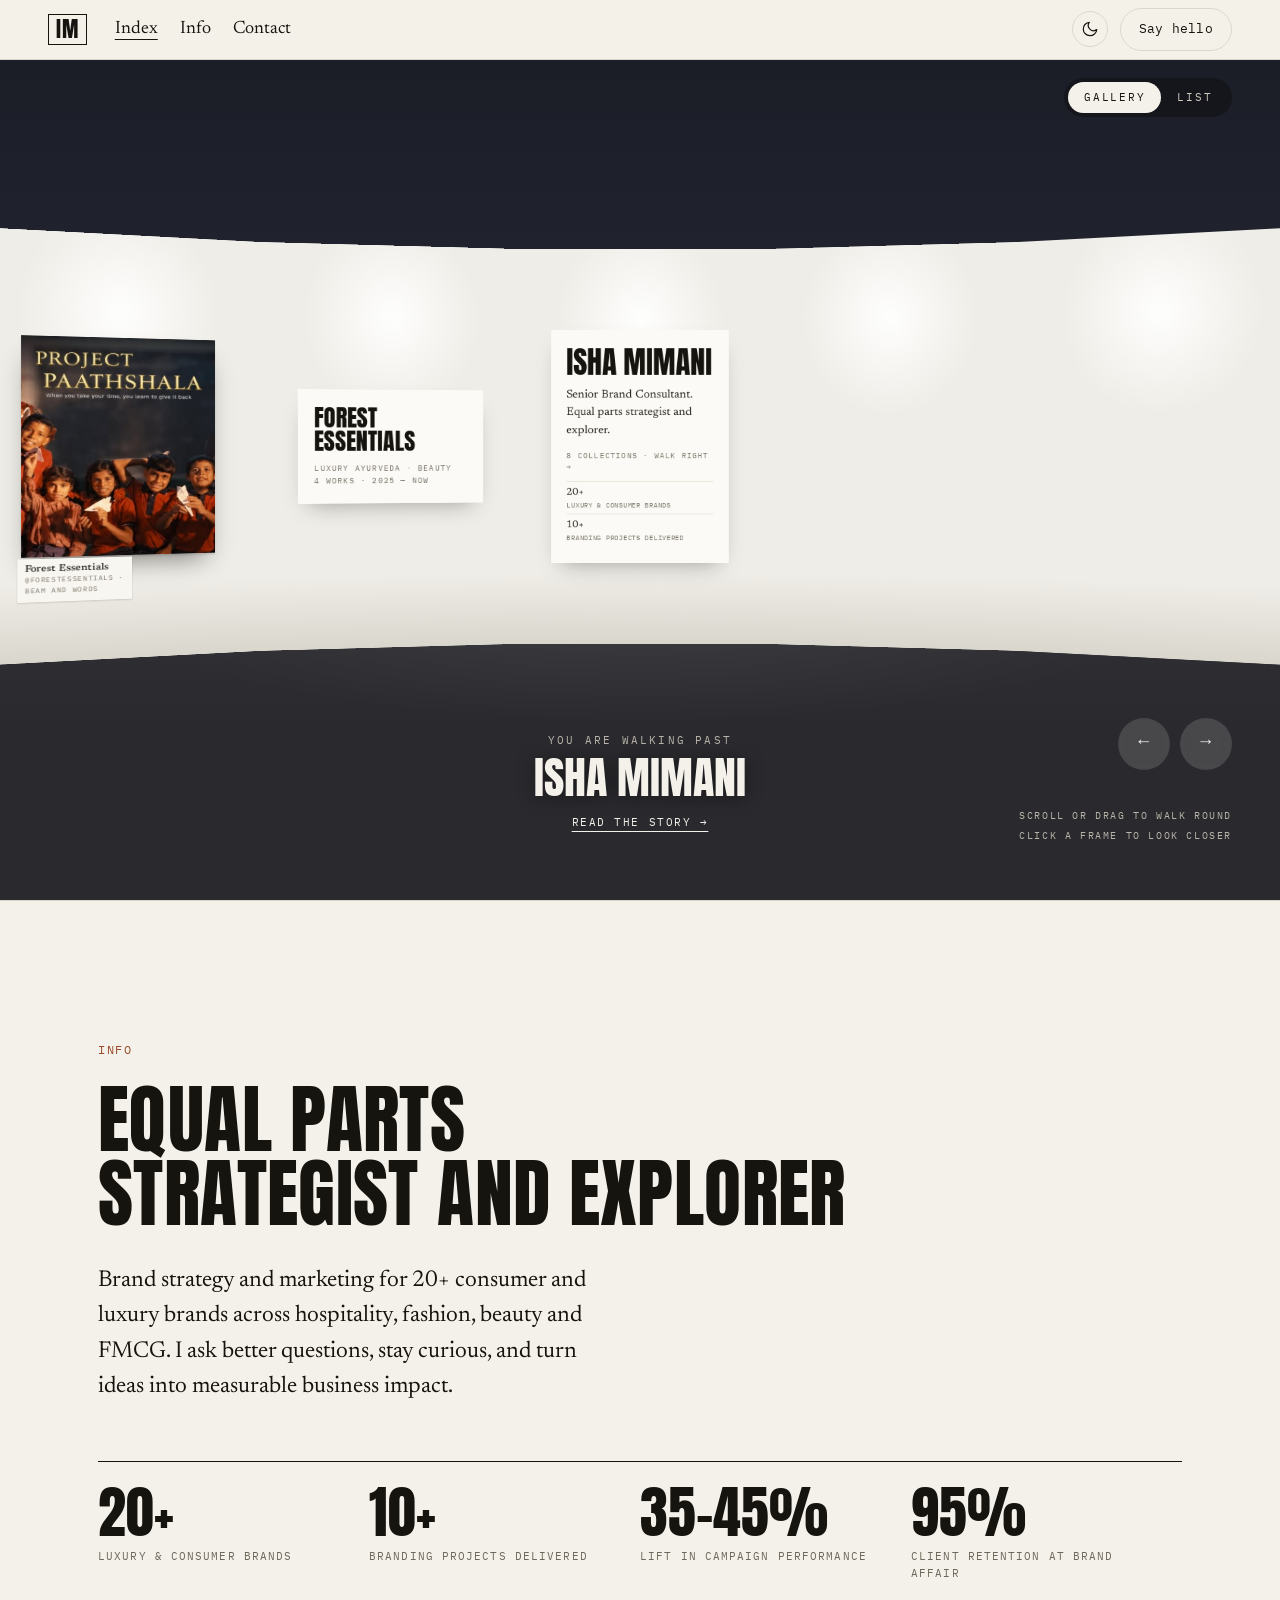
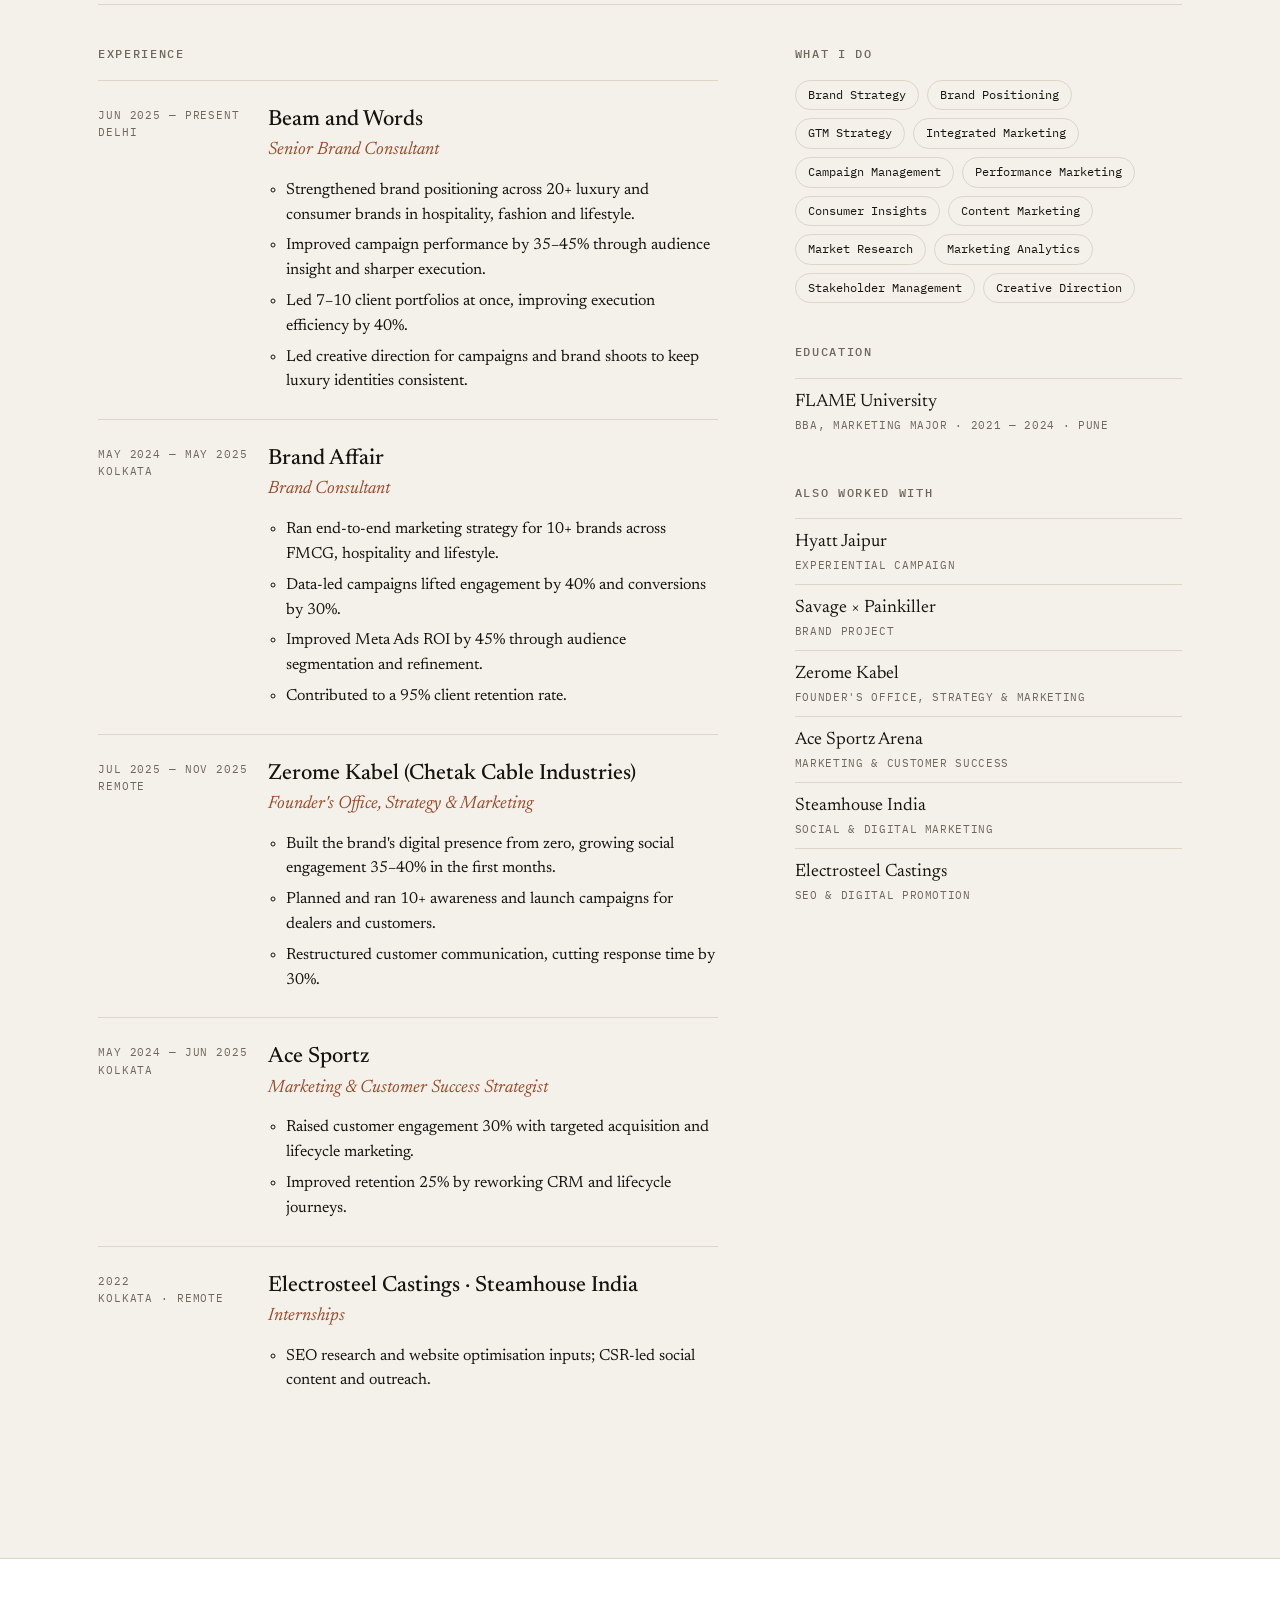
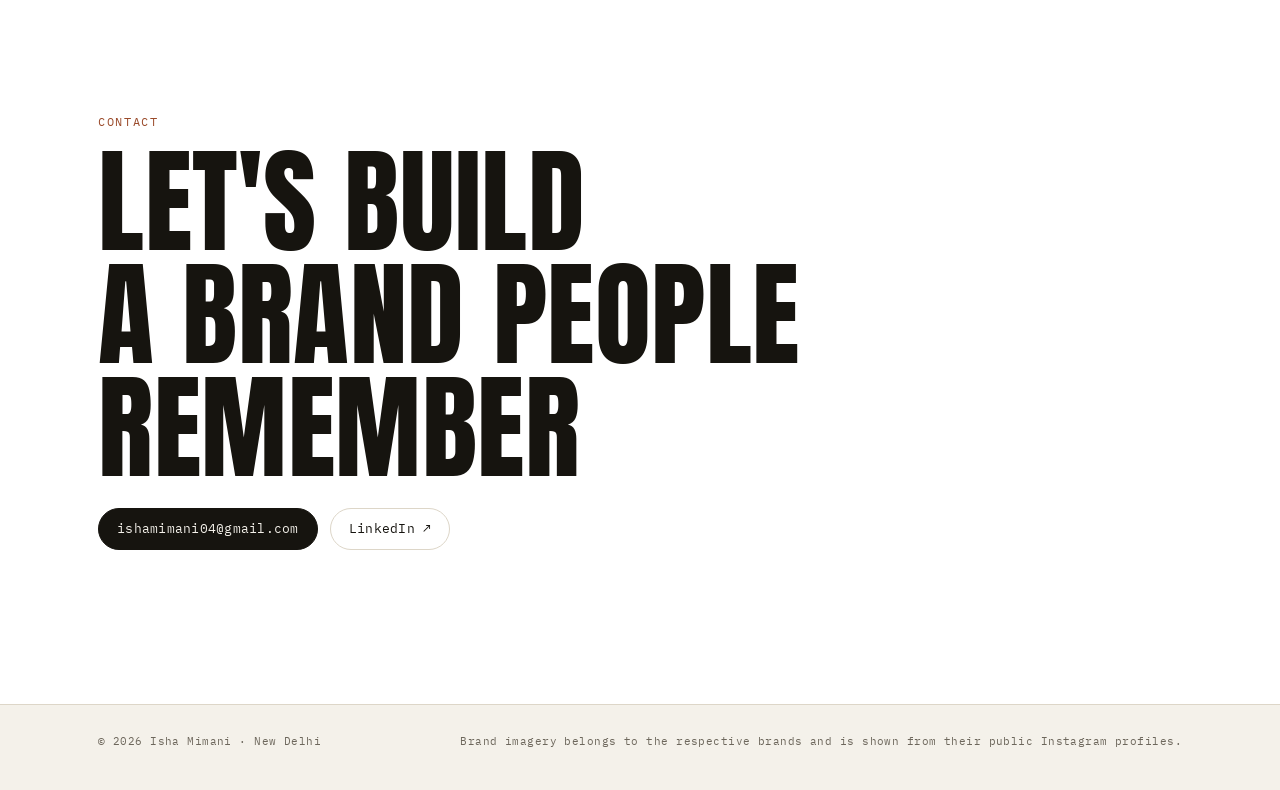
<file: index.html>
<!doctype html>
<html lang="en">
<head>
  <meta charset="utf-8" />
  <meta name="viewport" content="width=device-width, initial-scale=1, viewport-fit=cover" />
  <title>Isha Mimani | Brand Strategy</title>
  <meta name="description" content="Isha Mimani, Senior Brand Consultant. A walk-through gallery of brand strategy and campaign work for 20+ luxury and consumer brands." />
  <meta property="og:title" content="Isha Mimani | Brand Strategy" />
  <meta property="og:description" content="Walk the gallery: Forest Essentials, DLF Emporio, The Chanakya, Label Advaya and more." />
  <meta property="og:image" content="assets/work/forestessentials-2.jpg" />
  <link rel="preconnect" href="https://fonts.googleapis.com" />
  <link rel="preconnect" href="https://fonts.gstatic.com" crossorigin />
  <link href="https://fonts.googleapis.com/css2?family=Anton&family=IBM+Plex+Mono:wght@400;500&family=Newsreader:ital,opsz,wght@0,6..72,400;0,6..72,500;1,6..72,400&display=swap" rel="stylesheet" />
  <link rel="stylesheet" href="styles.css" />
  <script>
    try { const t = localStorage.getItem("theme"); if (t) document.documentElement.dataset.theme = t; } catch (e) {}
  </script>
</head>
<body>
  <header class="nav">
    <a class="nav__mark" href="#gallery" aria-label="Isha Mimani, home">IM</a>
    <nav class="nav__links" aria-label="Primary">
      <a href="#gallery" data-nav="gallery">Index</a>
      <a href="#info" data-nav="info">Info</a>
      <a href="#contact" data-nav="contact">Contact</a>
    </nav>
    <div class="nav__right">
      <button class="icon-btn" id="themeToggle" type="button" aria-label="Toggle light or dark">
        <svg viewBox="0 0 24 24" width="18" height="18" aria-hidden="true"><path d="M21 12.8A9 9 0 1 1 11.2 3a7 7 0 0 0 9.8 9.8z" fill="none" stroke="currentColor" stroke-width="1.6" stroke-linejoin="round"/></svg>
      </button>
      <a class="pill pill--ghost nav__cta" href="mailto:ishamimani04@gmail.com">Say hello</a>
    </div>
  </header>

  <main>
    <!-- GALLERY / LIST -->
    <section id="gallery" class="stage" aria-label="Work gallery">
      <div class="view-toggle" role="tablist" aria-label="View">
        <button type="button" role="tab" data-view="gallery" aria-selected="true">Gallery</button>
        <button type="button" role="tab" data-view="list" aria-selected="false">List</button>
      </div>

      <div class="room" id="room" aria-hidden="false">
        <div class="room__ceiling"></div>
        <div class="room__floor"></div>
        <div class="scene" id="scene">
          <div class="ring" id="ring"></div>
        </div>

        <div class="hud">
          <p class="hud__eyebrow">You are walking past</p>
          <h2 class="hud__title" id="hudTitle">Isha Mimani</h2>
          <button class="hud__enter link-mono" id="hudEnter" type="button">Enter the collection →</button>
        </div>
        <div class="hud-nav">
          <button class="round-btn" id="prevBtn" type="button" aria-label="Previous collection">←</button>
          <button class="round-btn" id="nextBtn" type="button" aria-label="Next collection">→</button>
        </div>
        <p class="hud-hint" id="hudHint">Scroll or drag to walk round<br />Click a frame to look closer</p>
      </div>

      <div class="list" id="list" hidden></div>
    </section>

    <!-- INFO -->
    <section id="info" class="info">
      <div class="wrap">
        <div class="info__intro">
          <p class="eyebrow">Info</p>
          <h2 class="display">Equal parts<br />strategist and explorer</h2>
          <p class="lede" id="summary"></p>
        </div>
        <dl class="stats" id="stats"></dl>

        <div class="info__grid">
          <div>
            <h3 class="label">Experience</h3>
            <ol class="timeline" id="experience"></ol>
          </div>
          <div class="info__side">
            <h3 class="label">What I do</h3>
            <ul class="tags" id="skills"></ul>
            <h3 class="label">Education</h3>
            <ul class="plain" id="education"></ul>
            <h3 class="label">Also worked with</h3>
            <ul class="plain" id="alsoList"></ul>
          </div>
        </div>
      </div>
    </section>

    <!-- CONTACT -->
    <section id="contact" class="contact">
      <div class="wrap">
        <p class="eyebrow">Contact</p>
        <h2 class="display display--xl"><a href="mailto:ishamimani04@gmail.com">Let's build<br />a brand people remember</a></h2>
        <div class="contact__row">
          <a class="pill" href="mailto:ishamimani04@gmail.com">ishamimani04@gmail.com</a>
          <a class="pill pill--ghost" href="https://www.linkedin.com/in/isha-mimani-0654261b9/" target="_blank" rel="noopener">LinkedIn ↗</a>
        </div>
      </div>
    </section>
  </main>

  <footer class="footer">
    <div class="wrap footer__inner">
      <span>© <span id="year"></span> Isha Mimani · New Delhi</span>
      <span class="footer__note">Brand imagery belongs to the respective brands and is shown from their public Instagram profiles.</span>
    </div>
  </footer>

  <!-- Collection case study -->
  <dialog class="sheet" id="sheet" aria-labelledby="sheetTitle">
    <div class="sheet__inner">
      <button class="icon-btn sheet__close" type="button" data-close aria-label="Close">✕</button>
      <p class="eyebrow" id="sheetMeta"></p>
      <h2 class="display" id="sheetTitle"></h2>
      <p class="lede" id="sheetBlurb"></p>
      <ul class="tags" id="sheetWork"></ul>
      <div class="sheet__grid" id="sheetGrid"></div>
      <a class="link-mono" id="sheetLink" target="_blank" rel="noopener"></a>
    </div>
  </dialog>

  <script src="data.js"></script>
  <script src="app.js"></script>
</body>
</html>
</file>
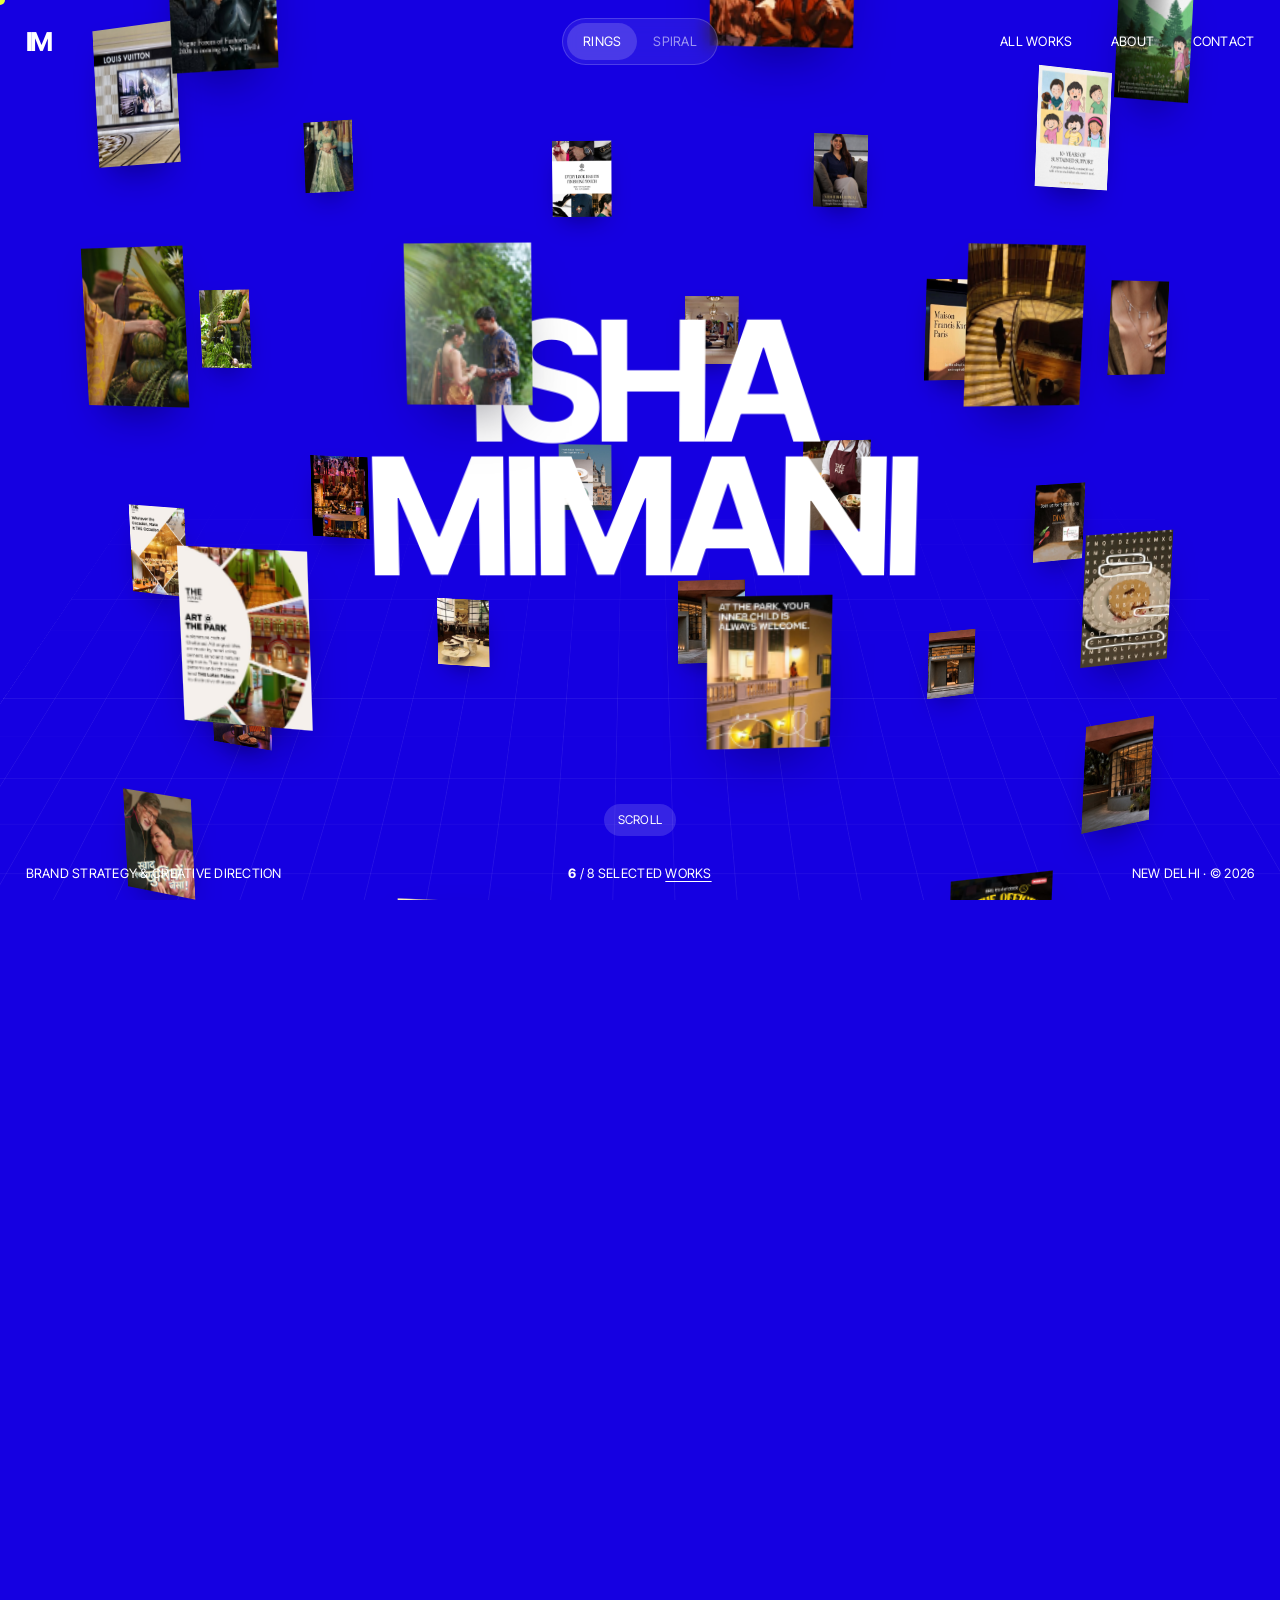
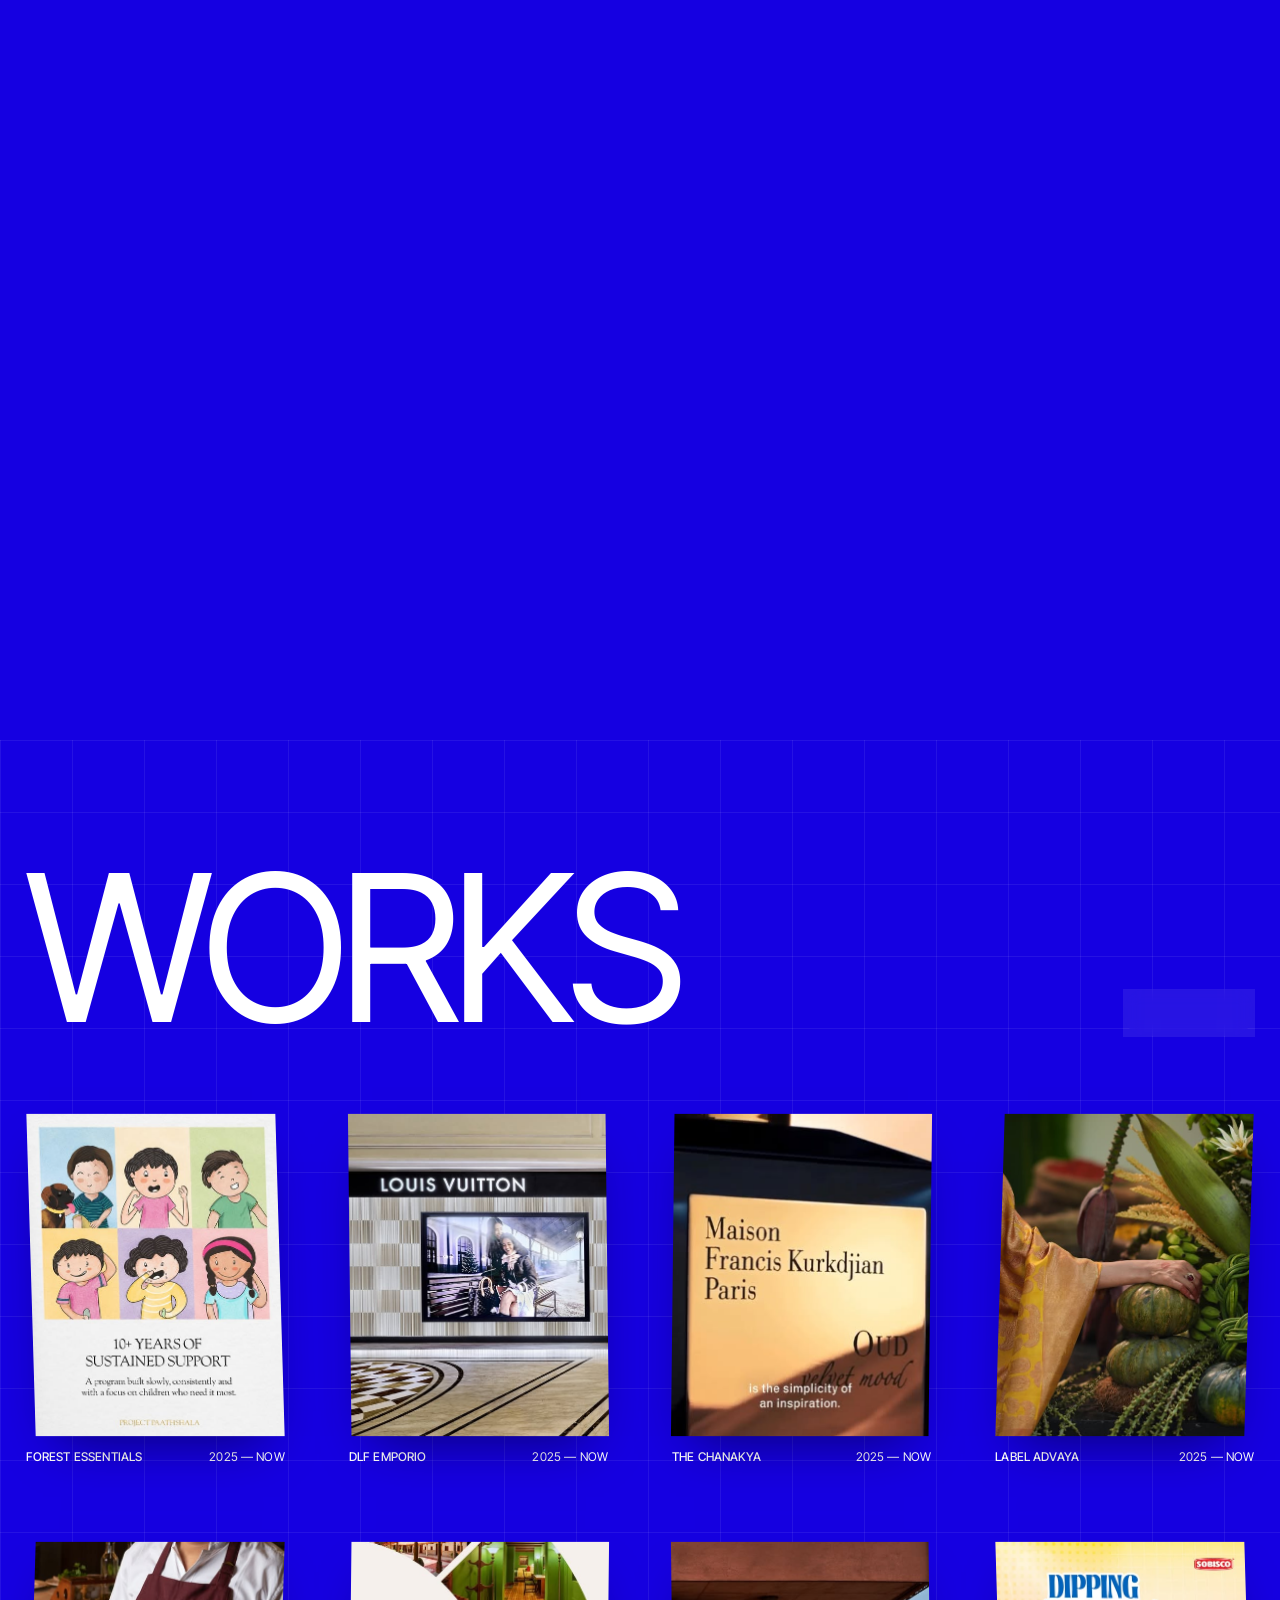
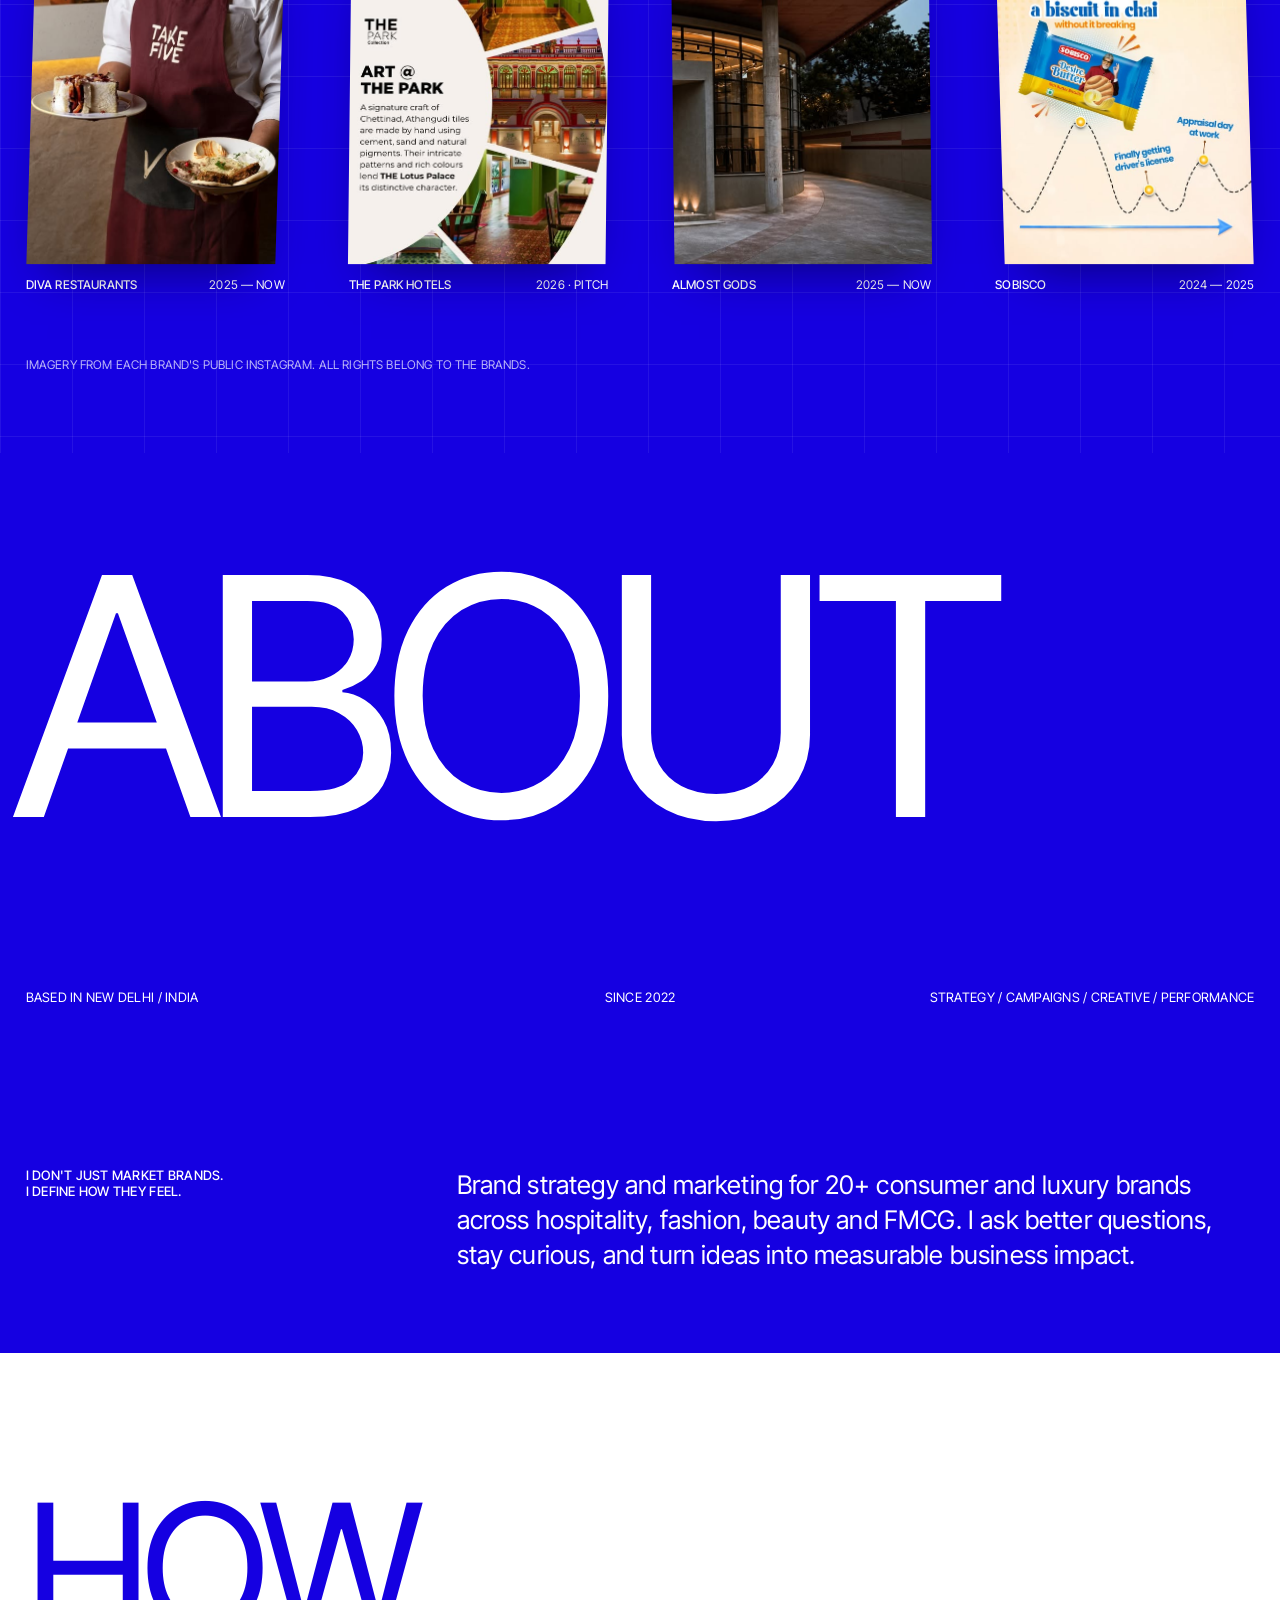
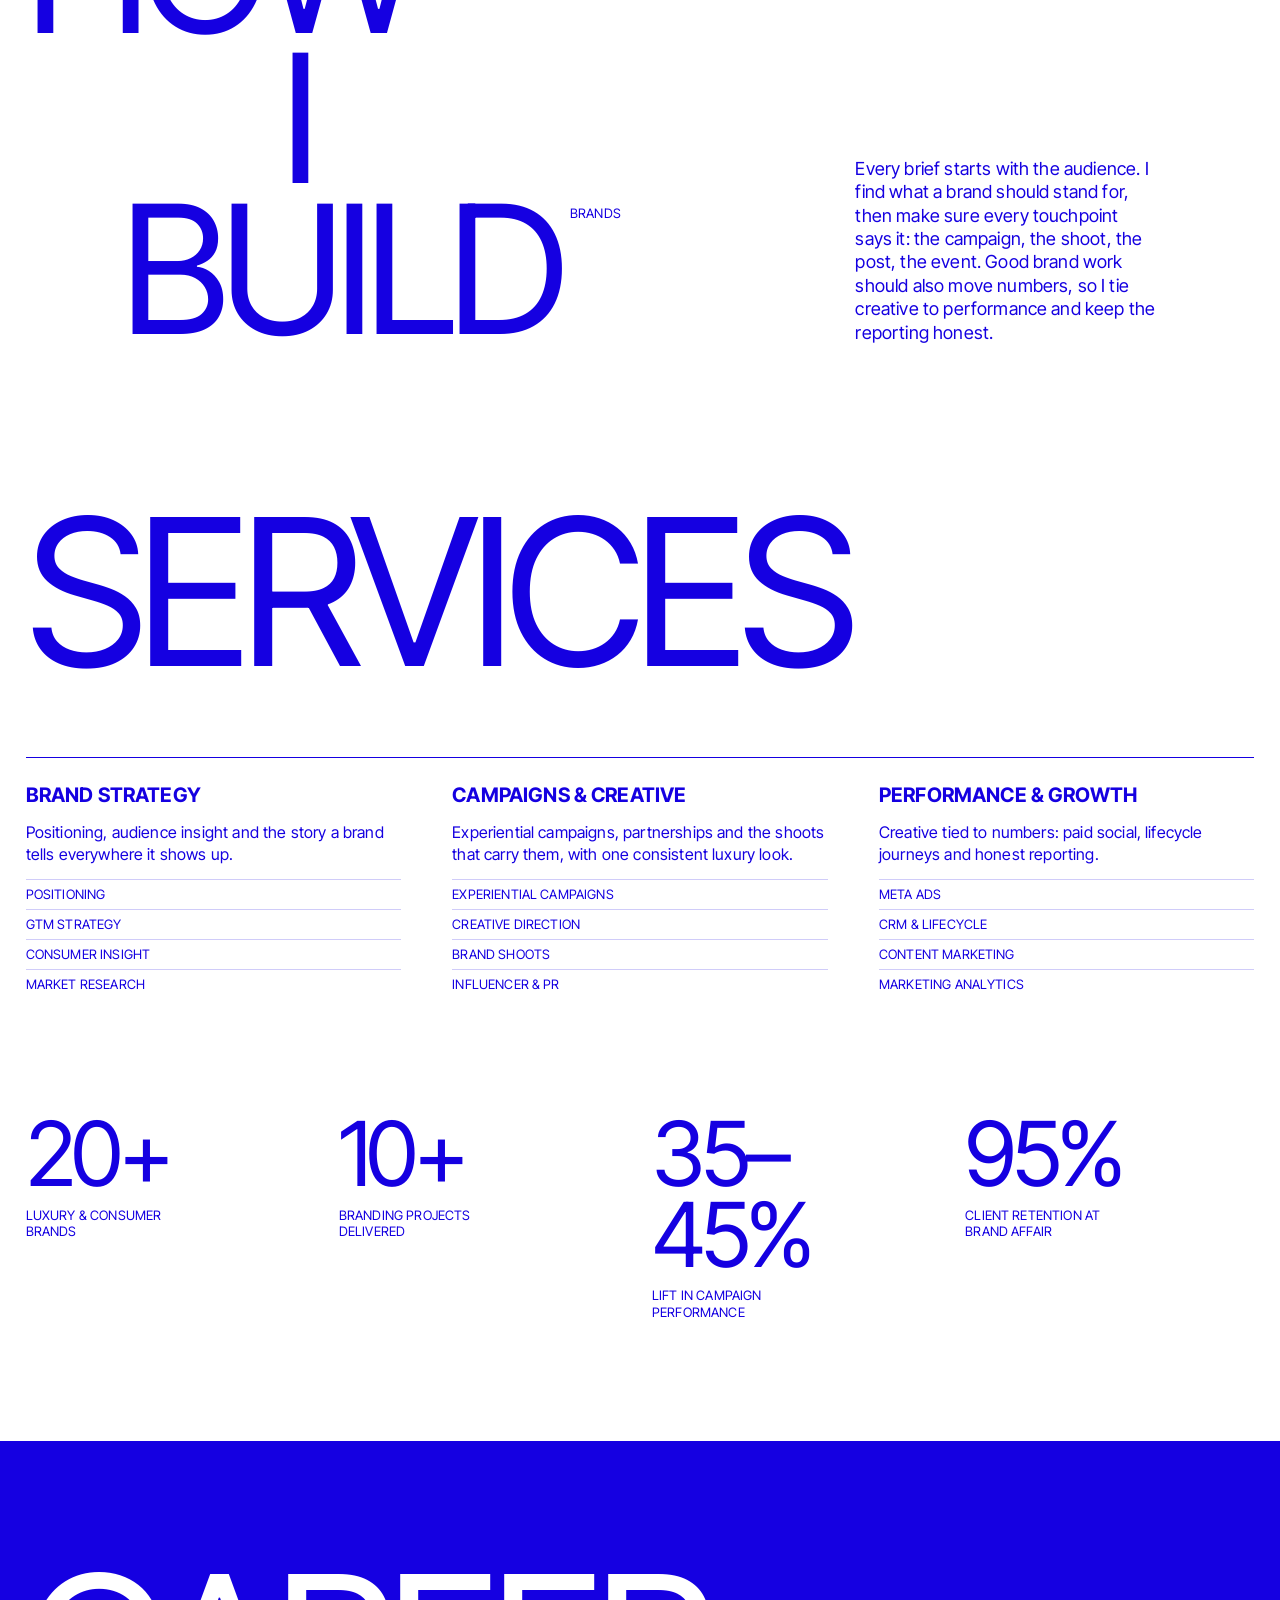
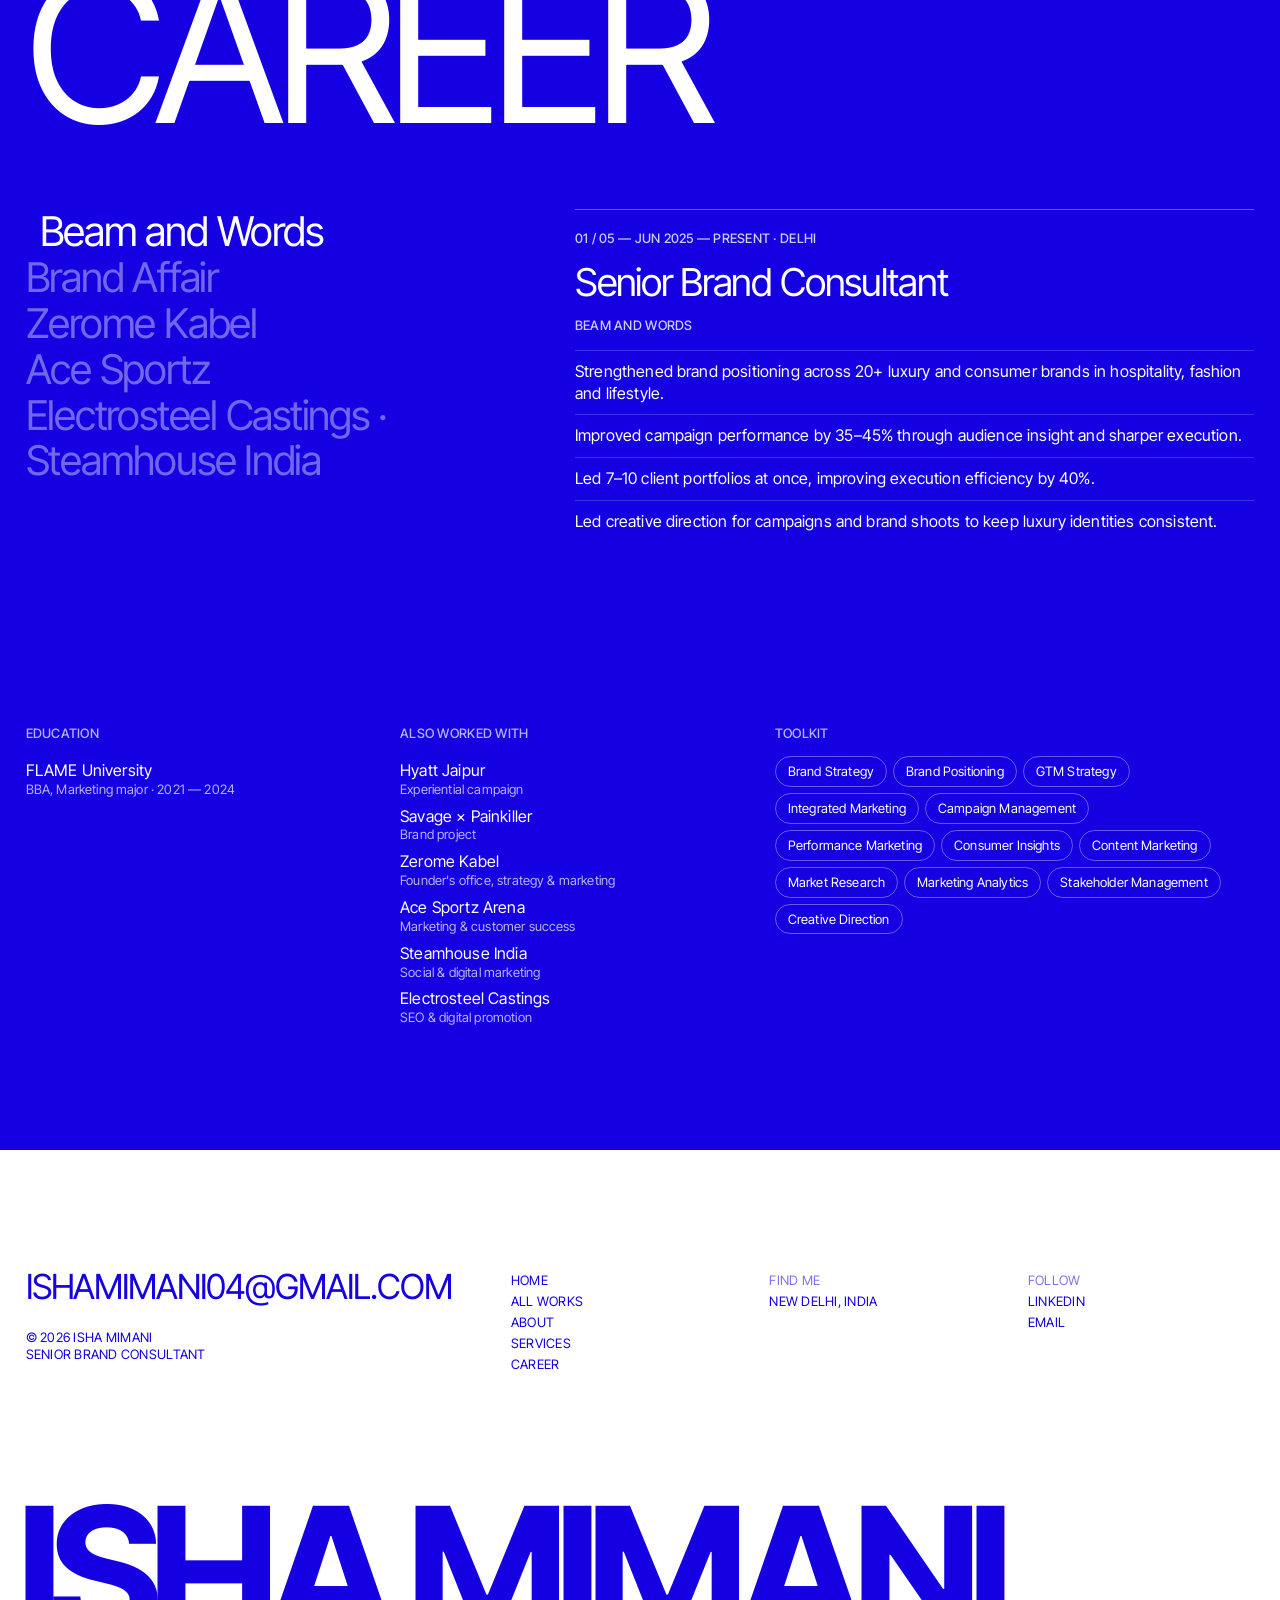
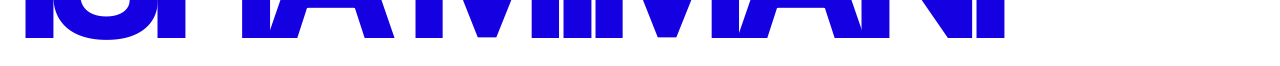
<file: k95/index.html>
<!doctype html>
<html lang="en">
<head>
  <meta charset="utf-8" />
  <meta name="viewport" content="width=device-width, initial-scale=1, viewport-fit=cover" />
  <title>Isha Mimani | Brand Strategy</title>
  <meta name="description" content="Isha Mimani, Senior Brand Consultant in New Delhi. Brand strategy, campaigns and creative direction for 20+ luxury and consumer brands." />
  <meta property="og:title" content="Isha Mimani | Brand Strategy" />
  <meta property="og:description" content="Selected brand work: Forest Essentials, DLF Emporio, The Chanakya, Label Advaya and more." />
  <meta property="og:image" content="../assets/work/forestessentials-2.jpg" />
  <link rel="preconnect" href="https://fonts.googleapis.com" />
  <link rel="preconnect" href="https://fonts.gstatic.com" crossorigin />
  <link href="https://fonts.googleapis.com/css2?family=Inter+Tight:wght@300;400;500;700&display=swap" rel="stylesheet" />
  <link rel="stylesheet" href="styles.css" />
</head>
<body>
  <header class="header" id="header">
    <a class="logo" href="#top" aria-label="Isha Mimani, back to top">IM</a>
    <div class="mode" role="group" aria-label="Arrangement">
      <button type="button" data-mode="rings" aria-pressed="true">Rings</button>
      <button type="button" data-mode="spiral" aria-pressed="false">Spiral</button>
    </div>
    <nav class="nav" aria-label="Primary">
      <a class="roll" href="#works">All works</a>
      <a class="roll" href="#about">About</a>
      <a class="roll" href="#contact">Contact</a>
    </nav>
  </header>

  <main id="top">
    <!-- 3D FIELD -->
    <section class="home" id="home" aria-label="Selected work">
      <div class="home__stage" id="stage">
        <div class="home__grid" aria-hidden="true"></div>
        <div class="field" id="field">
          <p class="field__name" aria-hidden="true">Isha<br />Mimani</p>
        </div>
        <h1 class="sr">Isha Mimani, Senior Brand Consultant: brand strategy, campaigns and creative direction</h1>
        <div class="home__bar">
          <span>Brand strategy &amp; creative direction</span>
          <span><b id="count">8</b> / 8 selected <a href="#works">Works</a></span>
          <span>New Delhi · © <span class="year"></span></span>
        </div>
        <p class="home__hint" id="hint">Scroll</p>
      </div>
    </section>

    <!-- WORKS -->
    <section class="works" id="works">
      <div class="works__top">
        <h2 class="giant">Works</h2>
        <div class="mode mode--inline" role="group" aria-label="Works view">
          <button type="button" data-view="grid" aria-pressed="true">Grid</button>
          <button type="button" data-view="list" aria-pressed="false">List</button>
        </div>
      </div>
      <div class="works__grid" id="worksGrid"></div>
      <ol class="works__list" id="worksList" hidden></ol>
      <p class="works__note">Imagery from each brand's public Instagram. All rights belong to the brands.</p>
    </section>

    <!-- ABOUT (blue) -->
    <section class="about" id="about">
      <p class="about__word" aria-hidden="true">About</p>
      <div class="meta">
        <span>Based in New Delhi / India</span>
        <span>Since 2022</span>
        <span>Strategy / Campaigns / Creative / Performance</span>
      </div>
      <div class="about__body">
        <h2 class="caps">I don't just market brands.<br />I define how they feel.</h2>
        <p class="about__lede" id="summary"></p>
      </div>
    </section>

    <!-- HOW (white) -->
    <section class="light how">
      <div class="how__words" aria-hidden="true">
        <span>How</span><span class="i1">I</span><span class="i2">build<sup>brands</sup></span>
      </div>
      <p class="how__text">Every brief starts with the audience. I find what a brand should stand for, then make sure every touchpoint says it: the campaign, the shoot, the post, the event. Good brand work should also move numbers, so I tie creative to performance and keep the reporting honest.</p>
    </section>

    <!-- SERVICES (white) -->
    <section class="light services" id="services">
      <h2 class="giant">Services</h2>
      <div class="services__grid" id="serviceGrid"></div>
      <dl class="stats" id="stats"></dl>
    </section>

    <!-- EXPERIENCE (blue) -->
    <section class="team" id="experience">
      <h2 class="giant">Career</h2>
      <div class="team__wrap">
        <ul class="team__list" id="teamList" role="tablist" aria-label="Roles"></ul>
        <article class="team__detail" id="teamDetail" role="tabpanel" aria-live="polite"></article>
      </div>
      <div class="team__foot">
        <div><h3 class="caps">Education</h3><ul id="education"></ul></div>
        <div><h3 class="caps">Also worked with</h3><ul id="also"></ul></div>
        <div><h3 class="caps">Toolkit</h3><ul class="inline" id="skills"></ul></div>
      </div>
    </section>
  </main>

  <!-- FOOTER (white) -->
  <footer class="light footer" id="contact">
    <div class="footer__top">
      <div>
        <a class="footer__mail" href="mailto:ishamimani04@gmail.com">ishamimani04@gmail.com</a>
        <p class="small">© <span class="year"></span> Isha Mimani<br />Senior Brand Consultant</p>
      </div>
      <ul class="small">
        <li><a class="roll" href="#top">Home</a></li>
        <li><a class="roll" href="#works">All works</a></li>
        <li><a class="roll" href="#about">About</a></li>
        <li><a class="roll" href="#services">Services</a></li>
        <li><a class="roll" href="#experience">Career</a></li>
      </ul>
      <ul class="small">
        <li class="muted">Find me</li>
        <li>New Delhi, India</li>
      </ul>
      <ul class="small">
        <li class="muted">Follow</li>
        <li><a class="roll" href="https://www.linkedin.com/in/isha-mimani-0654261b9/" target="_blank" rel="noopener">LinkedIn</a></li>
        <li><a class="roll" href="mailto:ishamimani04@gmail.com">Email</a></li>
      </ul>
    </div>
    <p class="footer__word" aria-hidden="true">ISHA MIMANI</p>
  </footer>

  <!-- case study -->
  <dialog class="case" id="case" aria-labelledby="caseTitle">
    <button class="case__close" type="button" data-close>Close ✕</button>
    <p class="caps" id="caseMeta"></p>
    <h2 class="case__title" id="caseTitle"></h2>
    <div class="case__cols">
      <p class="case__blurb" id="caseBlurb"></p>
      <ul class="case__work" id="caseWork"></ul>
    </div>
    <div class="case__grid" id="caseGrid"></div>
    <a class="case__link roll" id="caseLink" target="_blank" rel="noopener"></a>
  </dialog>

  <div class="tip" id="tip" aria-hidden="true"></div>
  <div class="dot" id="dot" aria-hidden="true"></div>

  <script src="../data.js"></script>
  <script src="app.js"></script>
</body>
</html>
</file>
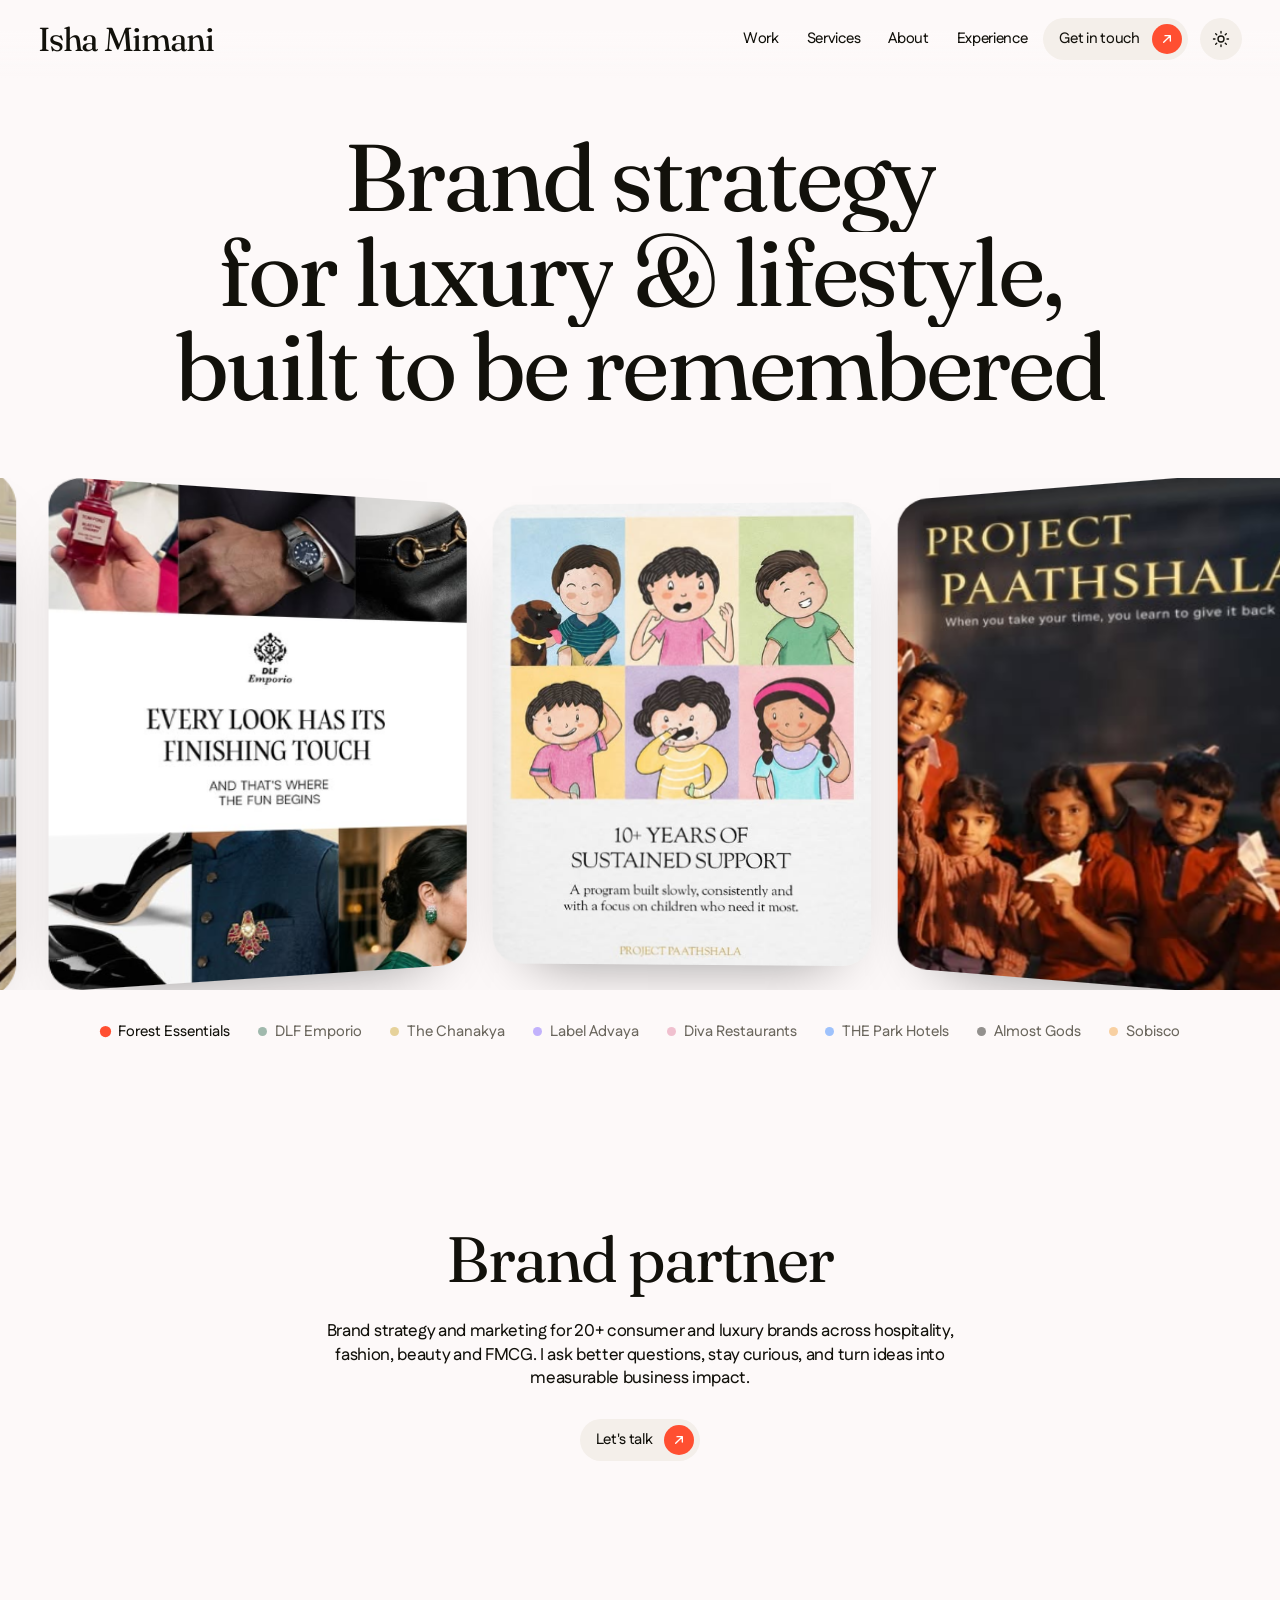
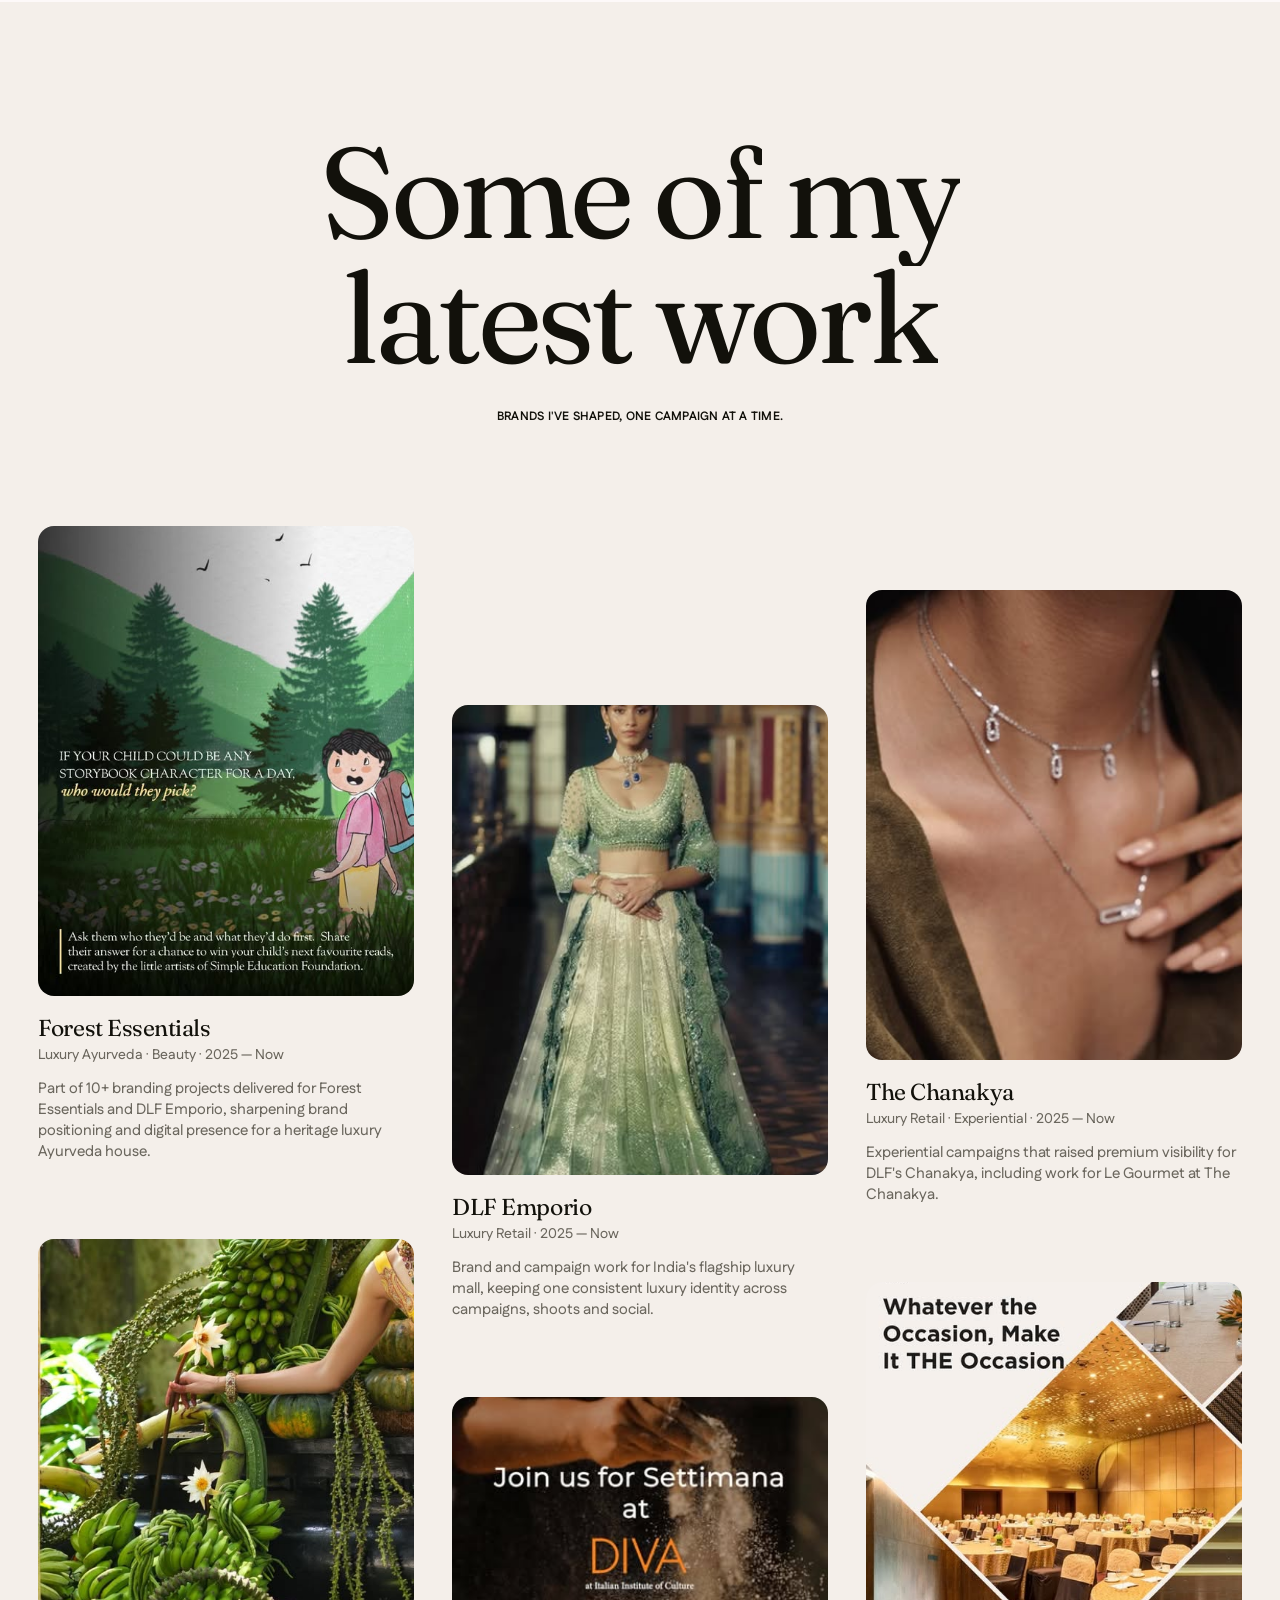
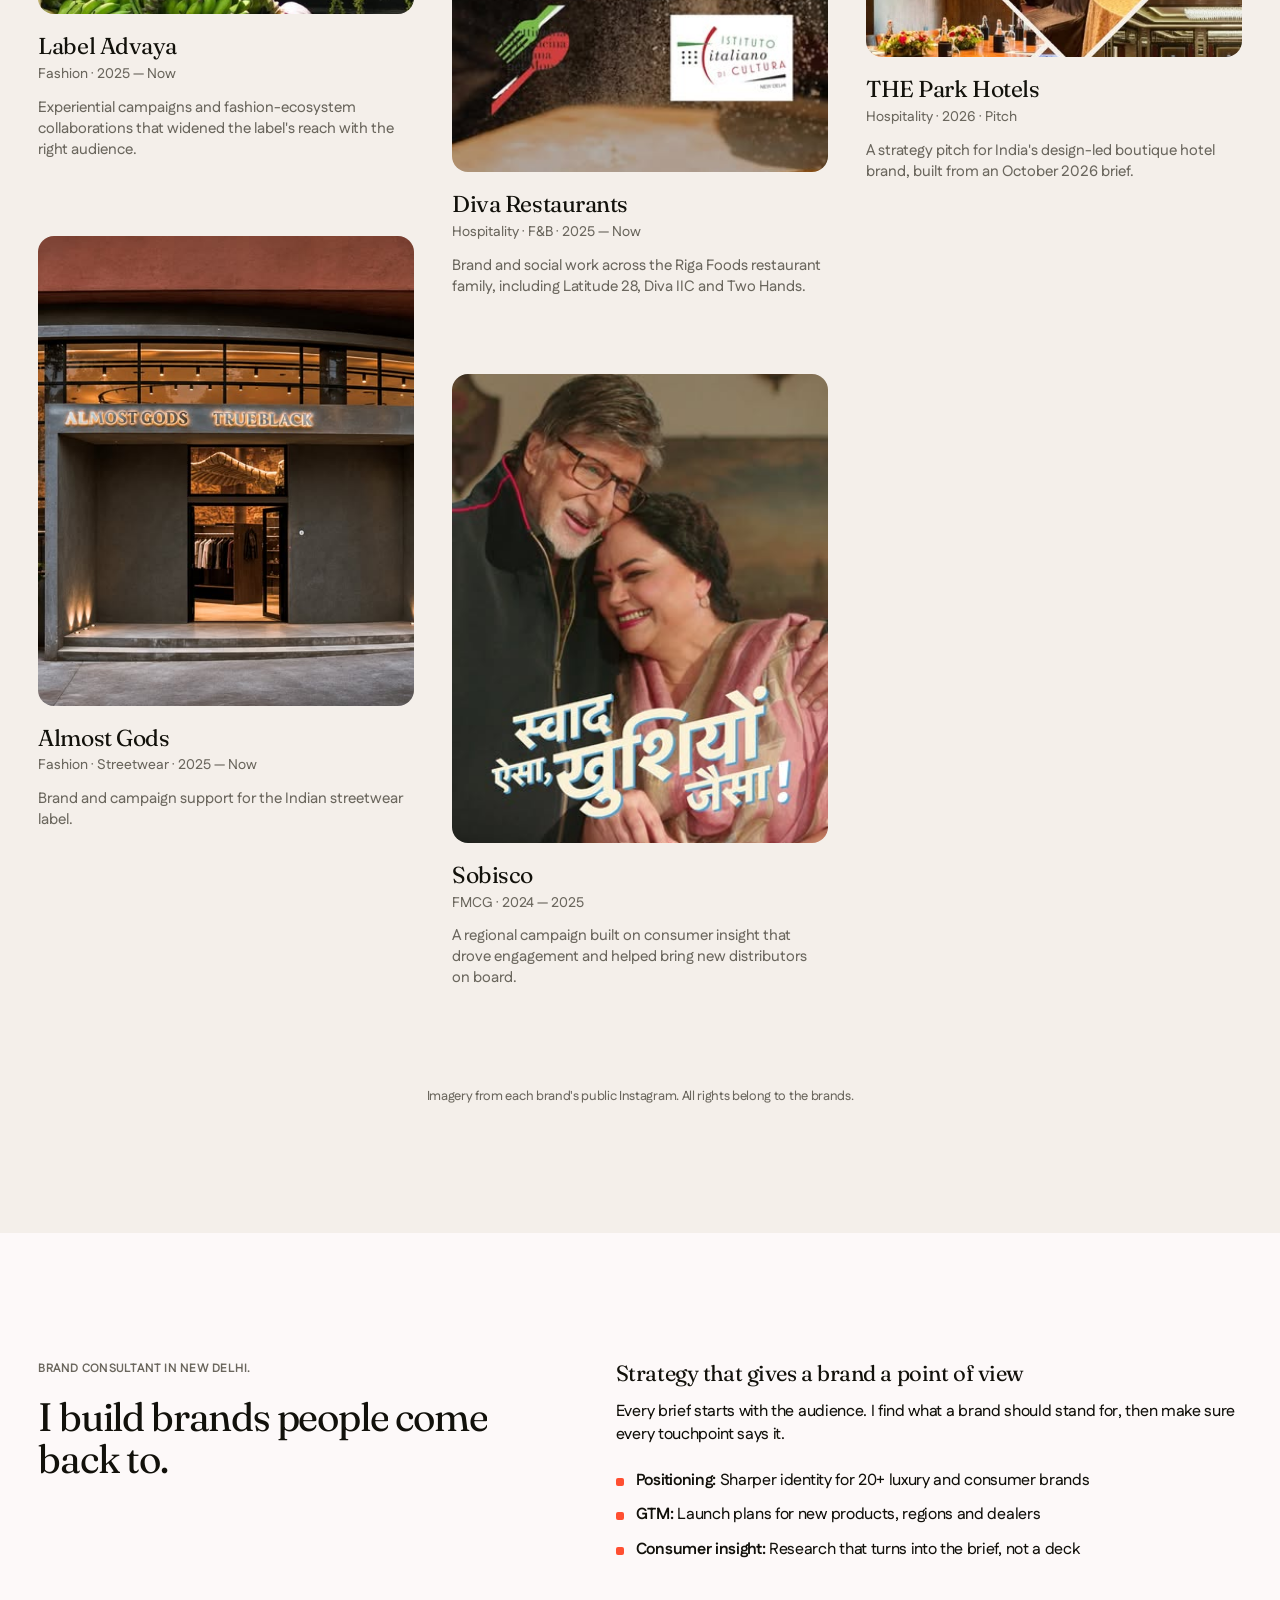
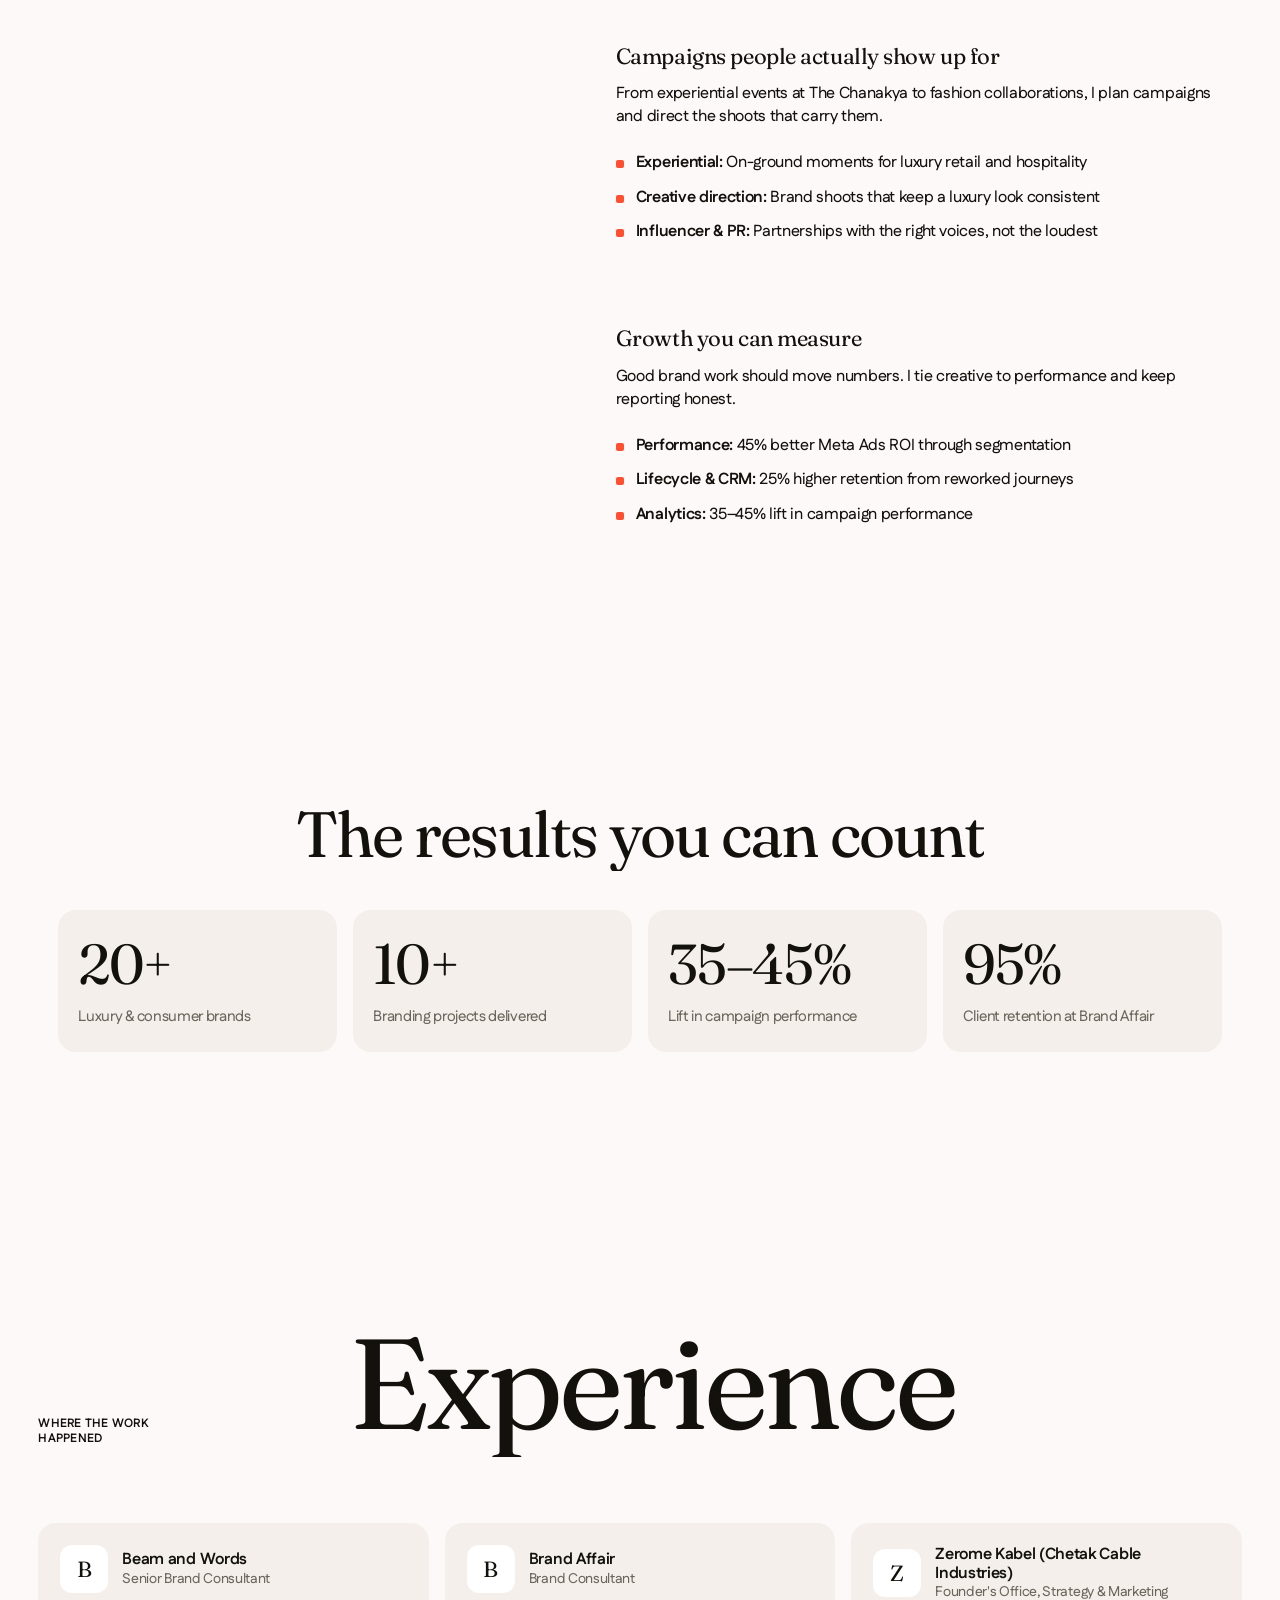
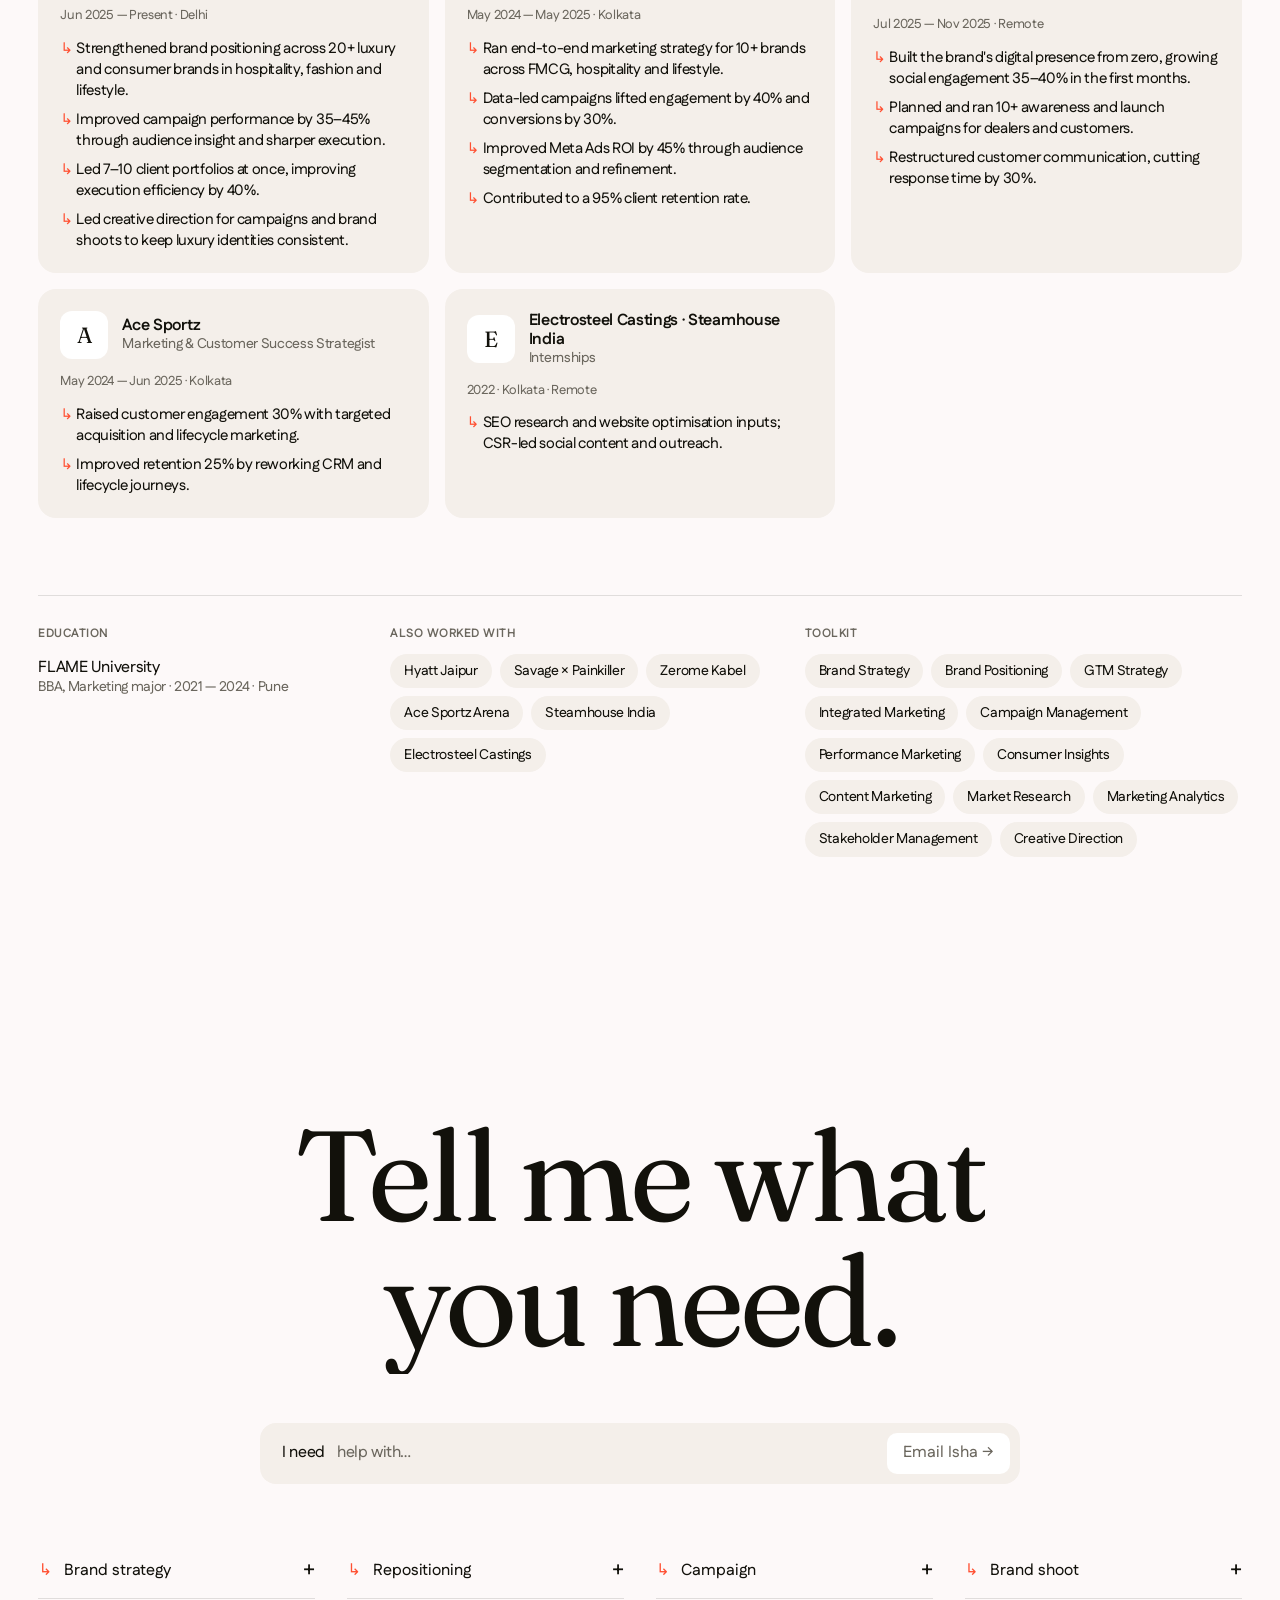
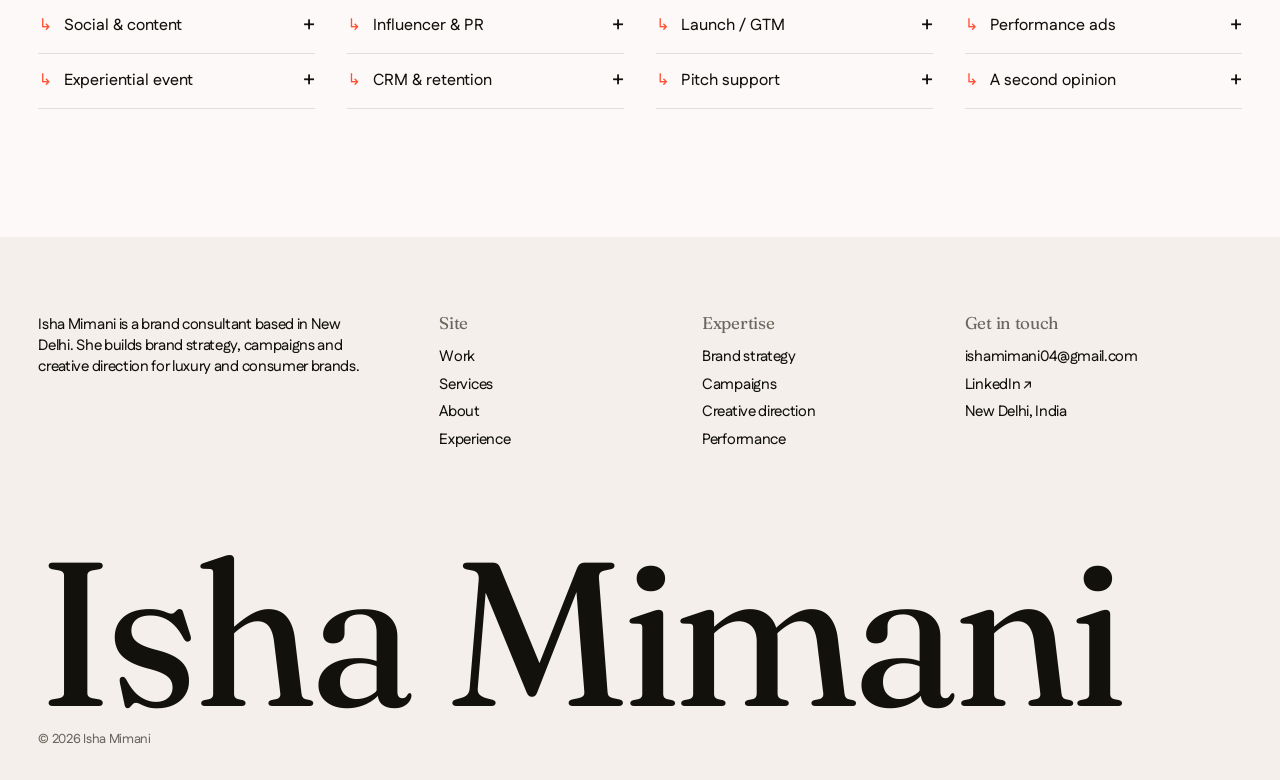
<file: weichie/index.html>
<!doctype html>
<html lang="en">
<head>
  <meta charset="utf-8" />
  <meta name="viewport" content="width=device-width, initial-scale=1, viewport-fit=cover" />
  <title>Isha Mimani | Brand Strategy</title>
  <meta name="description" content="Isha Mimani, Senior Brand Consultant in New Delhi. Brand strategy, campaigns and creative direction for 20+ luxury and consumer brands." />
  <meta property="og:title" content="Isha Mimani | Brand Strategy" />
  <meta property="og:description" content="Brand strategy for luxury and lifestyle: Forest Essentials, DLF Emporio, The Chanakya, Label Advaya and more." />
  <meta property="og:image" content="../assets/work/forestessentials-2.jpg" />
  <link rel="preconnect" href="https://fonts.googleapis.com" />
  <link rel="preconnect" href="https://fonts.gstatic.com" crossorigin />
  <link href="https://fonts.googleapis.com/css2?family=Fraunces:opsz,wght@9..144,400;9..144,500&family=Fustat:wght@400;500;700&display=swap" rel="stylesheet" />
  <link rel="stylesheet" href="styles.css" />
  <script>
    try { const t = localStorage.getItem("theme"); if (t) document.documentElement.dataset.theme = t; } catch (e) {}
  </script>
</head>
<body>
  <header class="header" id="header">
    <a class="header__mark" href="#top" aria-label="Isha Mimani, back to top">Isha Mimani</a>
    <nav class="header__nav" aria-label="Primary">
      <a href="#work">Work</a>
      <a href="#services">Services</a>
      <a href="#about">About</a>
      <a href="#experience">Experience</a>
    </nav>
    <div class="header__right">
      <a class="pill" href="#contact">
        <span>Get in touch</span>
        <span class="pill__icon" aria-hidden="true"><svg viewBox="0 0 24 24" width="16" height="16"><path d="M7 17 17 7M9 7h8v8" fill="none" stroke="currentColor" stroke-width="2" stroke-linecap="round" stroke-linejoin="round"/></svg></span>
      </a>
      <button class="round" id="themeToggle" type="button" aria-label="Toggle light or dark">
        <svg viewBox="0 0 24 24" width="18" height="18" aria-hidden="true"><circle cx="12" cy="12" r="4" fill="none" stroke="currentColor" stroke-width="1.8"/><path d="M12 2v2M12 20v2M4.9 4.9l1.4 1.4M17.7 17.7l1.4 1.4M2 12h2M20 12h2M4.9 19.1l1.4-1.4M17.7 6.3l1.4-1.4" stroke="currentColor" stroke-width="1.8" stroke-linecap="round"/></svg>
      </button>
    </div>
  </header>

  <main id="top">
    <!-- HERO -->
    <section class="hero">
      <h1 class="hero__title" data-reveal>Brand strategy<br />for luxury &amp; lifestyle,<br />built to be remembered</h1>
      <div class="strip" id="strip" aria-label="Selected brand work">
        <div class="strip__ring" id="ring"></div>
      </div>
      <ul class="labels" id="labels" aria-label="Brands"></ul>
    </section>

    <!-- PARTNER -->
    <section class="simple" id="about">
      <h2 class="h2" data-reveal>Brand partner</h2>
      <p class="simple__text" id="summary"></p>
      <a class="pill pill--soft" href="#contact"><span>Let's talk</span><span class="pill__icon" aria-hidden="true"><svg viewBox="0 0 24 24" width="16" height="16"><path d="M7 17 17 7M9 7h8v8" fill="none" stroke="currentColor" stroke-width="2" stroke-linecap="round" stroke-linejoin="round"/></svg></span></a>
    </section>

    <!-- WORK -->
    <section class="work" id="work">
      <div class="work__head">
        <h2 class="mega" data-reveal>Some of my<br />latest work</h2>
        <p class="eyebrow">Brands I've shaped, one campaign at a time.</p>
      </div>
      <div class="work__grid" id="workGrid"></div>
      <p class="work__note">Imagery from each brand's public Instagram. All rights belong to the brands.</p>
    </section>

    <!-- SERVICES (sticky) -->
    <section class="sticky" id="services">
      <div class="sticky__left">
        <p class="eyebrow">Brand consultant in New Delhi.</p>
        <h2 class="h3" data-reveal>I build brands people come back to.</h2>
      </div>
      <div class="sticky__right" id="serviceList"></div>
    </section>

    <!-- NUMBERS -->
    <section class="simple simple--numbers">
      <h2 class="h2" data-reveal>The results you can count</h2>
      <dl class="stats" id="stats"></dl>
    </section>

    <!-- EXPERIENCE -->
    <section class="team" id="experience">
      <div class="team__head">
        <p class="eyebrow">Where the work<br />happened</p>
        <h2 class="mega" data-reveal>Experience</h2>
      </div>
      <div class="exp" id="exp"></div>
      <div class="team__foot">
        <div>
          <h3 class="label">Education</h3>
          <ul class="plain" id="education"></ul>
        </div>
        <div>
          <h3 class="label">Also worked with</h3>
          <ul class="chips" id="also"></ul>
        </div>
        <div>
          <h3 class="label">Toolkit</h3>
          <ul class="chips" id="skills"></ul>
        </div>
      </div>
    </section>

    <!-- CONTACT / NEED -->
    <section class="need" id="contact">
      <h2 class="mega" data-reveal>Tell me what<br />you need.</h2>
      <form class="need__bar" id="needForm">
        <span class="need__label">I need</span>
        <span class="need__picked" id="picked"><span class="need__empty">help with…</span></span>
        <button class="need__next" type="submit">Email Isha <span aria-hidden="true">→</span></button>
      </form>
      <ul class="need__grid" id="needGrid"></ul>
    </section>
  </main>

  <footer class="footer">
    <div class="footer__cols">
      <p class="footer__about">Isha Mimani is a brand consultant based in New Delhi. She builds brand strategy, campaigns and creative direction for luxury and consumer brands.</p>
      <div>
        <h2 class="footer__h">Site</h2>
        <a href="#work">Work</a><a href="#services">Services</a><a href="#about">About</a><a href="#experience">Experience</a>
      </div>
      <div>
        <h2 class="footer__h">Expertise</h2>
        <span>Brand strategy</span><span>Campaigns</span><span>Creative direction</span><span>Performance</span>
      </div>
      <div>
        <h2 class="footer__h">Get in touch</h2>
        <a href="mailto:ishamimani04@gmail.com">ishamimani04@gmail.com</a>
        <a href="https://www.linkedin.com/in/isha-mimani-0654261b9/" target="_blank" rel="noopener">LinkedIn ↗</a>
        <span>New Delhi, India</span>
      </div>
    </div>
    <div class="footer__base">
      <p class="footer__word" aria-hidden="true">Isha Mimani</p>
      <span class="footer__copy">© <span id="year"></span> Isha Mimani</span>
    </div>
  </footer>

  <dialog class="sheet" id="sheet" aria-labelledby="sheetTitle">
    <div class="sheet__inner">
      <button class="round sheet__close" type="button" data-close aria-label="Close">✕</button>
      <p class="eyebrow" id="sheetMeta"></p>
      <h2 class="h2" id="sheetTitle"></h2>
      <p class="simple__text" id="sheetBlurb"></p>
      <ul class="chips" id="sheetWork"></ul>
      <div class="sheet__grid" id="sheetGrid"></div>
      <a class="pill pill--soft" id="sheetLink" target="_blank" rel="noopener"></a>
    </div>
  </dialog>

  <script src="../data.js"></script>
  <script src="app.js"></script>
</body>
</html>
</file>
<file: styles.css>
/* ---------- Tokens ---------- */
:root {
  --bg: #f4f1ea;
  --surface: #ffffff;
  --ink: #16140f;
  --muted: #6d675c;
  --line: #ddd6c8;
  --accent: #9a4a2a;           /* terracotta: warm, luxury-leaning */
  --pill-bg: #16140f;
  --pill-ink: #f4f1ea;

  --room-ceiling: #1b1d27;
  --room-floor: #2a2a2e;
  --wall: #efede7;
  --wall-shade: #d9d6cd;
  --frame: #ffffff;
  --label: #f8f6f1;
  --hud-ink: #f4f1ea;
  --hud-muted: #b9b4aa;

  --f-display: "Anton", "Impact", sans-serif;
  --f-body: "Newsreader", Georgia, serif;
  --f-mono: "IBM Plex Mono", ui-monospace, monospace;

  --nav-h: 60px;
  --gutter: clamp(16px, 4vw, 48px);
  color-scheme: light;
}

@media (prefers-color-scheme: dark) {
  :root:not([data-theme="light"]) {
    --bg: #0e0e10; --surface: #17171a; --ink: #eeeae2; --muted: #9c978d; --line: #2c2b2f;
    --accent: #e0916c; --pill-bg: #eeeae2; --pill-ink: #0e0e10;
    --room-ceiling: #0b0c12; --room-floor: #141417; --wall: #dedbd3; --wall-shade: #b7b3a9;
    color-scheme: dark;
  }
}
:root[data-theme="dark"] {
  --bg: #0e0e10; --surface: #17171a; --ink: #eeeae2; --muted: #9c978d; --line: #2c2b2f;
  --accent: #e0916c; --pill-bg: #eeeae2; --pill-ink: #0e0e10;
  --room-ceiling: #0b0c12; --room-floor: #141417; --wall: #dedbd3; --wall-shade: #b7b3a9;
  color-scheme: dark;
}

/* ---------- Base ---------- */
*, *::before, *::after { box-sizing: border-box; }
html { scroll-behavior: smooth; scroll-padding-top: var(--nav-h); }
body {
  margin: 0; background: var(--bg); color: var(--ink);
  font-family: var(--f-body); font-size: 18px; line-height: 1.55;
  -webkit-font-smoothing: antialiased; overflow-x: hidden;
}
img { display: block; max-width: 100%; }
a { color: inherit; }
button { font: inherit; color: inherit; cursor: pointer; }
.wrap { max-width: 1180px; margin: 0 auto; padding: 0 var(--gutter); }

.eyebrow, .label, .link-mono {
  font-family: var(--f-mono); font-size: 12px; letter-spacing: .14em; text-transform: uppercase;
}
.eyebrow { color: var(--accent); margin: 0 0 14px; }
.label { color: var(--muted); margin: 40px 0 16px; font-weight: 500; }
.link-mono { background: none; border: 0; padding: 0; text-decoration: underline; text-underline-offset: 5px; }
.display {
  font-family: var(--f-display); font-weight: 400; text-transform: uppercase;
  font-size: clamp(40px, 6vw, 76px); line-height: .98; letter-spacing: .005em; margin: 0 0 24px;
}
.display--xl { font-size: clamp(44px, 9vw, 128px); }
.display a { text-decoration: none; }
.display a:hover { color: var(--accent); }
.lede { font-size: clamp(19px, 2vw, 23px); max-width: 40ch; color: var(--ink); margin: 0; }

.pill {
  display: inline-flex; align-items: center; gap: 8px; padding: 10px 18px; border-radius: 999px;
  background: var(--pill-bg); color: var(--pill-ink); border: 1px solid var(--pill-bg);
  font-family: var(--f-mono); font-size: 13px; text-decoration: none; letter-spacing: .02em;
}
.pill--ghost { background: transparent; color: var(--ink); border-color: var(--line); }
.pill:hover { opacity: .85; }
.icon-btn {
  width: 36px; height: 36px; display: grid; place-items: center; border-radius: 50%;
  background: transparent; border: 1px solid var(--line);
}
.round-btn {
  width: 52px; height: 52px; border-radius: 50%; border: 0;
  background: rgba(255,255,255,.14); color: var(--hud-ink); font-size: 18px;
  backdrop-filter: blur(6px);
}
.round-btn:hover { background: rgba(255,255,255,.26); }
:focus-visible { outline: 2px solid var(--accent); outline-offset: 3px; }

/* ---------- Nav ---------- */
.nav {
  position: fixed; inset: 0 0 auto 0; height: var(--nav-h); z-index: 50;
  display: flex; align-items: center; gap: 28px; padding: 0 var(--gutter);
  background: color-mix(in srgb, var(--bg) 82%, transparent);
  backdrop-filter: blur(12px); border-bottom: 1px solid var(--line);
}
.nav__mark {
  font-family: var(--f-display); font-size: 22px; text-decoration: none; letter-spacing: .04em;
  border: 1.5px solid currentColor; padding: 2px 7px; line-height: 1.1;
}
.nav__links { display: flex; gap: 22px; }
.nav__links a { text-decoration: none; font-size: 18px; }
.nav__links a:hover, .nav__links a[aria-current="true"] { text-decoration: underline; text-underline-offset: 6px; }
.nav__right { margin-left: auto; display: flex; gap: 12px; align-items: center; }

/* ---------- Stage ---------- */
.stage { position: relative; padding-top: var(--nav-h); }
.view-toggle {
  position: absolute; top: calc(var(--nav-h) + 18px); right: var(--gutter); z-index: 20;
  display: flex; padding: 4px; border-radius: 999px; background: rgba(20,20,24,.72);
  backdrop-filter: blur(8px);
}
.view-toggle button {
  border: 0; background: transparent; color: #cfcac0; padding: 7px 16px; border-radius: 999px;
  font-family: var(--f-mono); font-size: 11px; letter-spacing: .16em; text-transform: uppercase;
}
.view-toggle button[aria-selected="true"] { background: #f4f1ea; color: #16140f; }
.stage[data-view="list"] .view-toggle { background: var(--surface); border: 1px solid var(--line); }
.stage[data-view="list"] .view-toggle button { color: var(--muted); }
.stage[data-view="list"] .view-toggle button[aria-selected="true"] { background: var(--pill-bg); color: var(--pill-ink); }

/* ---------- Room (3D gallery) ---------- */
.room {
  position: relative; height: calc(100svh - var(--nav-h)); min-height: 520px; overflow: hidden;
  background: var(--room-ceiling); cursor: grab; touch-action: pan-y; user-select: none;
}
.room.is-dragging { cursor: grabbing; }
.room__ceiling, .room__floor { position: absolute; left: 0; right: 0; pointer-events: none; }
.room__ceiling { top: 0; height: 50%; background: linear-gradient(var(--room-ceiling), #262836); }
.room__floor {
  bottom: 0; height: 50%;
  background:
    radial-gradient(60% 40% at 50% 30%, rgba(255,255,255,.07), transparent 70%),
    linear-gradient(#36363b, var(--room-floor) 60%);
}
.scene {
  position: absolute; inset: 0; perspective: var(--persp, 900px); perspective-origin: 50% 46%;
}
.ring {
  position: absolute; left: 50%; top: 46%; width: 0; height: 0; transform-style: preserve-3d;
}
.panel {
  position: absolute; left: 0; top: 0;
  width: var(--pw); height: var(--wall-h);
  margin-left: calc(var(--pw) / -2); margin-top: calc(var(--wall-h) / -2);
  background:
    radial-gradient(48% 34% at 50% 18%, rgba(255,255,255,.95), rgba(255,255,255,0) 72%),
    linear-gradient(var(--wall) 82%, var(--wall-shade));
  backface-visibility: hidden; display: grid; place-items: center;
  will-change: transform, opacity;
}
.frame {
  position: relative; width: 66%; border: 0; padding: 0; background: var(--frame);
  box-shadow: 0 2px 2px rgba(0,0,0,.12), 0 18px 30px -12px rgba(0,0,0,.45);
  transition: transform .3s ease;
}
.frame img { width: 100%; aspect-ratio: 4 / 5; object-fit: cover; pointer-events: none; }
.frame:hover { transform: translateY(-4px); }
.frame__label {
  position: absolute; left: -2%; bottom: -54px; width: 58%; text-align: left;
  background: var(--label); color: #2b2820; padding: 6px 8px; font-size: 10px; line-height: 1.3;
  box-shadow: 0 1px 2px rgba(0,0,0,.15); font-family: var(--f-body);
}
.frame__label b { display: block; font-weight: 500; font-size: 11px; }
.frame__label span { font-family: var(--f-mono); font-size: 8px; letter-spacing: .08em; color: #7d776b; text-transform: uppercase; }

.title-card {
  width: 72%; padding: 22px 20px; background: #fbfaf6; color: #16140f; text-align: left;
  box-shadow: 0 14px 28px -14px rgba(0,0,0,.35); border: 0;
}
.title-card h3 { font-family: var(--f-display); font-weight: 400; text-transform: uppercase; font-size: 30px; line-height: 1; margin: 0 0 12px; }
.title-card p { margin: 0; font-family: var(--f-mono); font-size: 10px; letter-spacing: .12em; text-transform: uppercase; color: #7d776b; }
.title-card--intro h3 { font-size: 40px; }
.title-card--intro .intro-role { font-family: var(--f-body); text-transform: none; letter-spacing: 0; font-size: 15px; color: #2b2820; margin-bottom: 14px; }
.title-card ul { list-style: none; margin: 10px 0 0; padding: 0; font-size: 13px; color: #2b2820; }
.title-card li { padding: 4px 0; border-top: 1px solid #e7e2d6; }
.title-card li span { color: #7d776b; font-family: var(--f-mono); font-size: 9px; letter-spacing: .08em; text-transform: uppercase; display: block; }

/* HUD */
.hud {
  position: absolute; left: 0; right: 0; bottom: clamp(28px, 7vh, 64px); text-align: center;
  color: var(--hud-ink); pointer-events: none; padding: 0 var(--gutter);
}
.hud__eyebrow { margin: 0 0 6px; font-family: var(--f-mono); font-size: 11px; letter-spacing: .2em; text-transform: uppercase; color: var(--hud-muted); }
.hud__title {
  margin: 0 0 10px; font-family: var(--f-display); font-weight: 400; text-transform: uppercase;
  font-size: clamp(26px, 3.6vw, 44px); line-height: 1; text-shadow: 0 2px 18px rgba(0,0,0,.45);
}
.hud__enter { pointer-events: auto; color: var(--hud-ink); font-size: 11px; }
.hud-nav { position: absolute; right: var(--gutter); bottom: clamp(90px, 15vh, 130px); display: flex; gap: 10px; }
.hud-hint {
  position: absolute; right: var(--gutter); bottom: clamp(28px, 6vh, 56px); margin: 0; text-align: right;
  font-family: var(--f-mono); font-size: 10px; letter-spacing: .16em; text-transform: uppercase;
  color: var(--hud-muted); line-height: 2;
}
.room.is-focused .hud-hint { color: var(--hud-ink); }
.hud, .hud-nav { transition: opacity .3s ease; }
.room.is-focused .hud, .room.is-focused .hud-nav { opacity: 0; pointer-events: none; }
.room.is-focused .hud__enter { pointer-events: none; }

/* ---------- List view ---------- */
.list { padding: 88px var(--gutter) 40px; max-width: 1180px; margin: 0 auto; }
.list__group { margin-bottom: 56px; }
.list__head {
  display: flex; align-items: baseline; gap: 16px; flex-wrap: wrap;
  border-bottom: 1px solid var(--line); padding-bottom: 12px; margin-bottom: 4px;
}
.list__head h3 { font-family: var(--f-display); font-weight: 400; text-transform: uppercase; font-size: clamp(26px, 3vw, 36px); margin: 0; line-height: 1; }
.list__head .eyebrow { margin: 0; color: var(--muted); }
.list__head button { margin-left: auto; }
.list__row {
  display: grid; grid-template-columns: minmax(0, 220px) 1fr; gap: 28px; align-items: center;
  padding: 18px 0; border-bottom: 1px solid var(--line);
}
.list__row img { width: 100%; aspect-ratio: 4 / 3; object-fit: cover; }
.list__row p { margin: 0 0 6px; max-width: 56ch; }
.list__strip { display: grid; grid-template-columns: repeat(3, 1fr); gap: 8px; }
.list__strip img { aspect-ratio: 1; object-fit: cover; width: 100%; }

/* ---------- Info ---------- */
.info { padding: clamp(80px, 12vw, 140px) 0; border-top: 1px solid var(--line); }
.info__intro { display: grid; gap: 8px; margin-bottom: 56px; }
.stats {
  display: grid; grid-template-columns: repeat(4, minmax(0, 1fr)); margin: 0;
  border-top: 1px solid var(--ink); border-bottom: 1px solid var(--line);
}
.stats div { padding: 22px 18px 22px 0; }
.stats dt { font-family: var(--f-display); font-size: clamp(36px, 4.4vw, 56px); line-height: 1; }
.stats dd { margin: 8px 0 0; font-family: var(--f-mono); font-size: 11px; letter-spacing: .1em; text-transform: uppercase; color: var(--muted); }
.info__grid { display: grid; grid-template-columns: 1.6fr 1fr; gap: clamp(32px, 6vw, 88px); }
.timeline { list-style: none; margin: 0; padding: 0; }
.timeline li { padding: 22px 0; border-top: 1px solid var(--line); display: grid; grid-template-columns: 150px 1fr; gap: 20px; }
.timeline time { font-family: var(--f-mono); font-size: 11px; letter-spacing: .08em; text-transform: uppercase; color: var(--muted); padding-top: 4px; }
.timeline h4 { margin: 0; font-size: 22px; font-weight: 500; }
.timeline .role { margin: 0 0 10px; color: var(--accent); font-style: italic; }
.timeline ul { margin: 0; padding-left: 18px; color: var(--ink); font-size: 16px; }
.timeline ul li { display: list-item; padding: 3px 0; border: 0; }
.tags { list-style: none; margin: 0; padding: 0; display: flex; flex-wrap: wrap; gap: 8px; }
.tags li { border: 1px solid var(--line); border-radius: 999px; padding: 5px 12px; font-family: var(--f-mono); font-size: 12px; }
.plain { list-style: none; margin: 0; padding: 0; }
.plain li { padding: 10px 0; border-top: 1px solid var(--line); }
.plain small { display: block; font-family: var(--f-mono); font-size: 11px; letter-spacing: .06em; color: var(--muted); text-transform: uppercase; }

/* ---------- Contact / footer ---------- */
.contact { padding: clamp(80px, 12vw, 160px) 0; background: var(--surface); border-top: 1px solid var(--line); }
.contact__row { display: flex; flex-wrap: wrap; gap: 12px; margin-top: 12px; }
.footer { padding: 28px 0 40px; border-top: 1px solid var(--line); font-family: var(--f-mono); font-size: 11px; color: var(--muted); letter-spacing: .04em; }
.footer__inner { display: flex; justify-content: space-between; gap: 16px; flex-wrap: wrap; }

/* ---------- Case-study sheet ---------- */
.sheet {
  width: min(980px, calc(100vw - 32px)); max-height: calc(100svh - 48px); padding: 0; border: 0;
  background: var(--bg); color: var(--ink); box-shadow: 0 30px 80px rgba(0,0,0,.45);
}
.sheet::backdrop { background: rgba(8,8,12,.6); backdrop-filter: blur(4px); }
.sheet__inner { position: relative; padding: clamp(28px, 5vw, 56px); }
.sheet__close { position: absolute; top: 16px; right: 16px; }
.sheet .tags { margin: 22px 0 28px; }
.sheet__grid { display: grid; grid-template-columns: repeat(4, 1fr); gap: 10px; margin-bottom: 24px; }
.sheet__grid img { aspect-ratio: 4 / 5; object-fit: cover; width: 100%; }

/* ---------- Responsive ---------- */
@media (max-width: 860px) {
  .stats { grid-template-columns: repeat(2, minmax(0, 1fr)); }
  .info__grid { grid-template-columns: 1fr; }
  .sheet__grid { grid-template-columns: repeat(2, 1fr); }
}
@media (max-width: 600px) {
  body { font-size: 17px; }
  .nav { gap: 16px; }
  .nav__links { gap: 14px; }
  .nav__links a { font-size: 16px; }
  .nav__cta { display: none; }
  .hud-hint { display: none; }
  .hud-nav { right: 50%; transform: translateX(50%); bottom: auto; top: 66px; }
  .view-toggle { right: 50%; transform: translateX(50%); }
  .hud { bottom: 28px; }
  .list__row { grid-template-columns: 1fr; gap: 14px; }
  .timeline li { grid-template-columns: 1fr; gap: 6px; }
  .frame__label { bottom: -46px; width: 72%; }
  .title-card { width: 86%; padding: 16px 14px; }
  .title-card h3 { font-size: 24px; }
  .title-card--intro h3 { font-size: 28px; }
  .title-card--intro ul { display: none; }
  .title-card--intro .intro-role { font-size: 14px; }
  .title-card ul { font-size: 11px; }
  .title-card li { padding: 3px 0; }
}
@media (prefers-reduced-motion: reduce) {
  html { scroll-behavior: auto; }
  .frame { transition: none; }
}
</file>
<file: k95/styles.css>
/* Isha Mimani — k95-style edition: electric blue, white, one grotesk */
:root {
  --blue: #1500e1;
  --white: #ffffff;
  --dot: #e6ff3d;
  --sans: "Inter Tight", "Helvetica Neue", Arial, sans-serif;
  --g: clamp(16px, 2vw, 28px);
  color-scheme: light;
}
* { box-sizing: border-box; }
html { scroll-behavior: smooth; }
body { margin: 0; background: var(--blue); color: var(--white); font: 400 16px/1.3 var(--sans); letter-spacing: 0.01em; -webkit-font-smoothing: antialiased; overflow-x: hidden; }
img { display: block; max-width: 100%; }
a { color: inherit; text-decoration: none; }
button { font: inherit; color: inherit; text-transform: inherit; letter-spacing: inherit; cursor: pointer; background: none; border: 0; padding: 0; }
ul, ol, dl, dd { margin: 0; padding: 0; list-style: none; }
h1, h2, h3, p { margin: 0; }
:focus-visible { outline: 2px solid var(--dot); outline-offset: 3px; }
.sr { position: absolute; width: 1px; height: 1px; overflow: hidden; clip-path: inset(50%); white-space: nowrap; }
.caps, .small, .nav, .mode, .home__bar, .meta { text-transform: uppercase; font-size: 13px; letter-spacing: 0.02em; }
.caps { font-weight: 500; }
.light { background: var(--white); color: var(--blue); }
.giant { font-weight: 400; font-size: clamp(72px, 16vw, 260px); line-height: 0.86; letter-spacing: -0.045em; text-transform: uppercase; }

/* letter roll on hover */
.roll { display: inline-flex; overflow: hidden; vertical-align: top; }
.roll .ch { display: inline-block; position: relative; transition: transform 0.45s cubic-bezier(0.7, 0, 0.2, 1); transition-delay: calc(var(--i) * 18ms); white-space: pre; }
.roll .ch::after { content: attr(data-c); position: absolute; left: 0; top: 100%; }
.roll:hover .ch, .roll:focus-visible .ch { transform: translateY(-100%); }

/* header */
.header { position: fixed; inset: 0 0 auto; z-index: 40; display: grid; grid-template-columns: 1fr auto 1fr; align-items: center; padding: 18px var(--g); color: var(--white); transition: color 0.3s; pointer-events: none; }
.header > * { pointer-events: auto; }
.header.on-light { color: var(--blue); }
.logo { font-weight: 700; font-size: 26px; letter-spacing: -0.06em; justify-self: start; }
.nav { justify-self: end; display: flex; gap: clamp(18px, 3vw, 48px); }
.mode { display: inline-flex; padding: 4px; border-radius: 999px; background: rgba(255, 255, 255, 0.08); border: 1px solid rgba(255, 255, 255, 0.18); backdrop-filter: blur(8px); }
.mode button { padding: 10px 16px; border-radius: 999px; color: rgba(255, 255, 255, 0.55); transition: background 0.25s, color 0.25s; }
.mode button[aria-pressed="true"] { background: rgba(255, 255, 255, 0.16); color: var(--white); }
.header.past-home .mode:not(.mode--inline) { opacity: 0; pointer-events: none; }
.header .mode { transition: opacity 0.3s; }

/* home field */
.home { height: 260vh; position: relative; }
.home__stage { position: sticky; top: 0; height: 100vh; height: 100svh; overflow: hidden; perspective: 1100px; }
.home__grid, .works::before { position: absolute; inset: 0; background-image: linear-gradient(rgba(255, 255, 255, 0.07) 1px, transparent 1px), linear-gradient(90deg, rgba(255, 255, 255, 0.07) 1px, transparent 1px); background-size: 72px 72px; pointer-events: none; }
.home__grid { inset: -20%; transform: rotateX(58deg) translateY(18%); transform-origin: 50% 100%; mask-image: linear-gradient(transparent, #000 40%); }
.field { position: absolute; left: 50%; top: 50%; width: 0; height: 0; transform-style: preserve-3d; }
.field__name { position: absolute; left: 0; top: 0; transform: translate(-50%, -50%); font-weight: 700; font-size: clamp(64px, 13vw, 220px); line-height: 0.82; letter-spacing: -0.06em; text-transform: uppercase; text-align: center; white-space: nowrap; color: var(--white); pointer-events: none; }
.tile { position: absolute; left: 0; top: 0; padding: 0; overflow: hidden; background: rgba(255, 255, 255, 0.1); box-shadow: 0 18px 40px -18px rgba(0, 0, 20, 0.55); will-change: transform; }
.tile img { width: 100%; height: 100%; object-fit: cover; pointer-events: none; user-select: none; }
.tile:hover { outline: 2px solid var(--white); }
.home__bar { position: absolute; left: 0; right: 0; bottom: 0; display: grid; grid-template-columns: 1fr auto 1fr; gap: 16px; padding: 18px var(--g); z-index: 2; }
.home__bar > :last-child { justify-self: end; }
.home__bar a { text-decoration: underline; text-underline-offset: 3px; }
.home__hint { position: absolute; left: 50%; bottom: 64px; transform: translateX(-50%); font-size: 12px; text-transform: uppercase; padding: 8px 14px; border-radius: 999px; background: rgba(255, 255, 255, 0.14); transition: opacity 0.4s; }

/* works */
.works { position: relative; padding: 120px var(--g) 80px; }
.works::before { content: ""; z-index: 0; }
.works > * { position: relative; z-index: 1; }
.works__top { display: flex; align-items: flex-end; justify-content: space-between; gap: 20px; flex-wrap: wrap; margin-bottom: clamp(40px, 6vw, 80px); }
.works__grid { display: grid; grid-template-columns: repeat(4, 1fr); gap: clamp(32px, 6vw, 96px) clamp(20px, 5vw, 80px); perspective: 1200px; }
.wtile { display: grid; gap: 12px; text-align: left; }
.wtile__img { aspect-ratio: 4 / 5; overflow: hidden; transform: rotateY(var(--ry, 0deg)) rotateX(var(--rx, 0deg)); transition: transform 0.6s cubic-bezier(0.2, 0.8, 0.2, 1); box-shadow: 0 24px 50px -24px rgba(0, 0, 20, 0.6); }
.wtile__img img { width: 100%; height: 100%; object-fit: cover; }
.wtile:hover .wtile__img { --ry: 0deg; --rx: 0deg; transform: scale(1.04); }
.wtile__meta { display: flex; justify-content: space-between; gap: 12px; font-size: 12px; text-transform: uppercase; }
.wtile__meta b { font-weight: 500; }
.works__list li { border-top: 1px solid rgba(255, 255, 255, 0.28); }
.works__list li:last-child { border-bottom: 1px solid rgba(255, 255, 255, 0.28); }
.works__list button { display: grid; grid-template-columns: 3fr 2fr 1fr 1fr; gap: 16px; width: 100%; padding: 18px 0; text-align: left; align-items: baseline; text-transform: uppercase; font-size: 13px; transition: padding 0.3s; }
.works__list button span:first-child { font-size: clamp(26px, 3.4vw, 52px); letter-spacing: -0.03em; line-height: 1; }
.works__list button:hover { padding-left: 18px; color: var(--dot); }
.works__note { margin-top: 64px; font-size: 12px; text-transform: uppercase; opacity: 0.7; }

/* about */
.about { position: relative; min-height: 100vh; padding: 110px var(--g) 80px; display: grid; align-content: space-between; gap: 48px; overflow: hidden; }
.about__word { font-weight: 400; font-size: clamp(96px, 26vw, 420px); line-height: 0.8; letter-spacing: -0.06em; text-transform: uppercase; margin-left: -0.04em; }
.meta { display: grid; grid-template-columns: 1fr auto 1fr; gap: 16px; }
.meta > :last-child { justify-self: end; text-align: right; }
.about__body { display: grid; grid-template-columns: 1fr 2fr; gap: 32px; }
.about__lede { font-size: clamp(20px, 2vw, 30px); line-height: 1.38; max-width: 34em; }

/* how */
.how { position: relative; padding: 140px var(--g) 120px; display: grid; grid-template-columns: 2fr 1fr; gap: 32px; align-items: end; }
.how__words { display: grid; font-weight: 400; font-size: clamp(72px, 14vw, 240px); line-height: 0.84; letter-spacing: -0.05em; text-transform: uppercase; }
.how__words .i1 { padding-left: 32%; }
.how__words .i2 { padding-left: 12%; }
.how__words sup { font-size: 13px; letter-spacing: 0.02em; vertical-align: top; margin-left: 10px; position: relative; top: 1.1em; }
.how__text { font-size: 18px; line-height: 1.3; max-width: 30ch; }

/* services */
.services { padding: 40px var(--g) 120px; }
.services__grid { display: grid; grid-template-columns: repeat(3, 1fr); gap: 32px clamp(24px, 4vw, 64px); margin-top: clamp(40px, 6vw, 80px); border-top: 1px solid var(--blue); padding-top: 24px; }
.services__grid h3 { font-size: 20px; font-weight: 700; text-transform: uppercase; margin-bottom: 14px; }
.services__grid p { line-height: 1.35; margin-bottom: 14px; }
.services__grid li { font-size: 13px; text-transform: uppercase; padding: 6px 0; border-top: 1px solid rgba(21, 0, 225, 0.2); }
.stats { display: grid; grid-template-columns: repeat(4, 1fr); gap: 24px; margin-top: clamp(64px, 9vw, 140px); }
.stats dt { font-size: clamp(56px, 7vw, 120px); line-height: 0.9; letter-spacing: -0.05em; }
.stats dd { margin-top: 12px; font-size: 13px; text-transform: uppercase; max-width: 20ch; }

/* team / career */
.team { padding: 120px var(--g); }
.team__wrap { display: grid; grid-template-columns: 1fr 1.4fr; gap: clamp(24px, 5vw, 80px); margin-top: clamp(40px, 6vw, 72px); min-height: 420px; }
.team__list button { display: block; width: 100%; text-align: left; font-size: clamp(26px, 3.2vw, 46px); line-height: 1.12; letter-spacing: -0.03em; color: rgba(255, 255, 255, 0.4); transition: color 0.25s, transform 0.3s; }
.team__list button[aria-selected="true"] { color: var(--white); transform: translateX(14px); }
.team__list button:hover { color: var(--white); }
.team__detail { border-top: 1px solid rgba(255, 255, 255, 0.35); padding-top: 20px; display: grid; gap: 16px; align-content: start; }
.team__detail h3 { font-size: clamp(28px, 3vw, 44px); font-weight: 400; letter-spacing: -0.03em; line-height: 1; }
.team__detail li { padding: 10px 0; border-top: 1px solid rgba(255, 255, 255, 0.18); line-height: 1.35; }
.team__detail .caps { opacity: 0.8; }
.team__foot { display: grid; grid-template-columns: 1fr 1fr 1.4fr; gap: 32px; margin-top: 96px; }
.team__foot h3 { margin-bottom: 14px; opacity: 0.7; }
.team__foot li { padding: 4px 0; }
.team__foot small { display: block; opacity: 0.7; font-size: 13px; }
.inline { display: flex; flex-wrap: wrap; gap: 6px; }
.inline li { padding: 6px 12px !important; border: 1px solid rgba(255, 255, 255, 0.35); border-radius: 999px; font-size: 13px; }

/* footer */
.footer { padding: 120px var(--g) 0; overflow: hidden; }
.footer__top { display: grid; grid-template-columns: 2fr 1fr 1fr 1fr; gap: 32px; }
.footer__top li { padding: 2px 0; }
.footer__mail { display: inline-block; font-size: clamp(20px, 2.7vw, 44px); text-transform: uppercase; letter-spacing: -0.03em; line-height: 1; margin-bottom: 24px; overflow-wrap: anywhere; }
.footer__mail:hover { text-decoration: underline; text-decoration-thickness: 2px; }
.muted { opacity: 0.55; }
.footer__word { margin-top: clamp(64px, 10vw, 140px); font-weight: 700; font-size: 14.2vw; line-height: 0.76; letter-spacing: -0.07em; white-space: nowrap; margin-left: -0.05em; padding-bottom: 2vw; }

/* case study */
.case { width: min(1180px, calc(100% - 24px)); max-height: calc(100dvh - 24px); border: 0; padding: clamp(24px, 4vw, 48px); background: var(--white); color: var(--blue); }
.case::backdrop { background: rgba(21, 0, 225, 0.75); backdrop-filter: blur(6px); }
.case__close { position: absolute; top: 18px; right: 20px; font-size: 13px; text-transform: uppercase; }
.case__title { font-size: clamp(48px, 8vw, 128px); line-height: 0.86; letter-spacing: -0.05em; font-weight: 400; text-transform: uppercase; margin: 18px 0 32px; }
.case__cols { display: grid; grid-template-columns: 2fr 1fr; gap: 32px; border-top: 1px solid var(--blue); padding-top: 18px; }
.case__blurb { font-size: clamp(18px, 1.6vw, 24px); line-height: 1.35; }
.case__work li { font-size: 13px; text-transform: uppercase; padding: 6px 0; border-bottom: 1px solid rgba(21, 0, 225, 0.25); }
.case__grid { display: grid; grid-template-columns: repeat(4, 1fr); gap: 10px; margin: 32px 0 20px; }
.case__grid img { aspect-ratio: 4 / 5; width: 100%; object-fit: cover; }
.case__link { font-size: 13px; text-transform: uppercase; }

/* cursor bits */
.tip { position: fixed; left: 0; top: 0; z-index: 60; pointer-events: none; padding: 6px 10px; background: var(--white); color: var(--blue); font-size: 12px; text-transform: uppercase; white-space: nowrap; opacity: 0; transition: opacity 0.15s; }
.tip.show { opacity: 1; }
.dot { position: fixed; left: 0; top: 0; z-index: 61; width: 10px; height: 10px; margin: -5px 0 0 -5px; border-radius: 50%; background: var(--dot); pointer-events: none; opacity: 0; }
@media (pointer: fine) { .dot { opacity: 1; } }

@media (prefers-reduced-motion: reduce) {
  html { scroll-behavior: auto; }
  .roll .ch, .wtile__img, .team__list button { transition: none; }
}

/* responsive */
@media (max-width: 900px) {
  .header { grid-template-columns: auto 1fr; }
  .header .mode:not(.mode--inline) { grid-column: 1 / -1; grid-row: 2; justify-self: center; margin-top: 10px; }
  .works__grid { grid-template-columns: 1fr 1fr; }
  .about__body, .how, .team__wrap, .team__foot, .case__cols { grid-template-columns: 1fr; }
  .services__grid { grid-template-columns: 1fr; }
  .stats { grid-template-columns: 1fr 1fr; }
  .footer__top { grid-template-columns: 1fr 1fr; }
  .footer__top > :first-child { grid-column: 1 / -1; }
  .works__list button { grid-template-columns: 1fr auto; }
  .works__list button span:nth-child(3), .works__list button span:nth-child(4) { display: none; }
  .case__grid { grid-template-columns: 1fr 1fr; }
  .team__wrap { min-height: 0; }
}
@media (max-width: 600px) {
  .nav { gap: 14px; font-size: 12px; }
  .home__bar { grid-template-columns: 1fr; text-align: center; gap: 4px; font-size: 11px; }
  .home__bar > :first-child, .home__bar > :last-child { display: none; }
  .meta { grid-template-columns: 1fr; }
  .meta > :last-child { justify-self: start; text-align: left; }
  .works__grid { gap: 28px 14px; }
}
#caseMeta { padding-right: 96px; }
</file>
<file: weichie/styles.css>
/* Isha Mimani — Weichie-style edition */
:root {
  --bg: #fdf9f9;
  --sand: #f4efea;
  --card: #ffffff;
  --ink: #12110b;
  --muted: #6b675e;
  --line: rgba(18, 17, 11, 0.12);
  --accent: #ff4f31;
  --on-accent: #ffffff;
  --serif: "Fraunces", "Times New Roman", serif;
  --sans: "Fustat", system-ui, sans-serif;
  --gutter: clamp(16px, 3vw, 40px);
  --radius: 28px;
  color-scheme: light;
}
@media (prefers-color-scheme: dark) {
  :root:not([data-theme="light"]) {
    --bg: #12110b; --sand: #1c1a14; --card: #24221b; --ink: #f4efea;
    --muted: #a39e93; --line: rgba(244, 239, 234, 0.14); color-scheme: dark;
  }
}
:root[data-theme="dark"] {
  --bg: #12110b; --sand: #1c1a14; --card: #24221b; --ink: #f4efea;
  --muted: #a39e93; --line: rgba(244, 239, 234, 0.14); color-scheme: dark;
}

* { box-sizing: border-box; }
html { scroll-behavior: smooth; }
body {
  margin: 0; background: var(--bg); color: var(--ink);
  font: 500 clamp(16px, 1.15vw, 20px)/1.3 var(--sans); letter-spacing: -0.02em;
  -webkit-font-smoothing: antialiased; overflow-x: hidden;
}
img { display: block; max-width: 100%; }
a { color: inherit; text-decoration: none; }
button { font: inherit; color: inherit; cursor: pointer; }
ul, ol, dl, dd { margin: 0; padding: 0; list-style: none; }
:focus-visible { outline: 2px solid var(--accent); outline-offset: 3px; }

/* type */
.mega, .h2, .h3, .hero__title, .footer__word {
  font-family: var(--serif); font-weight: 400; letter-spacing: -0.03em; margin: 0;
  font-variation-settings: "opsz" 48;
}
.mega { font-size: clamp(56px, 10vw, 150px); line-height: 0.98; }
.h2 { font-size: clamp(40px, 5vw, 74px); line-height: 1.02; }
.h3 { font-size: clamp(30px, 3.1vw, 46px); line-height: 1.05; }
.eyebrow { font-size: 12px; font-weight: 700; text-transform: uppercase; letter-spacing: 0.02em; line-height: 1.25; margin: 0; }
.label { font: 700 12px/1 var(--sans); text-transform: uppercase; letter-spacing: 0.04em; color: var(--muted); margin: 0 0 14px; }

/* word reveal */
.rw-mask { display: inline-block; overflow: clip; vertical-align: top; padding-bottom: 0.08em; margin-bottom: -0.08em; }
.rw { display: inline-block; transform: translateY(110%) rotate(6deg); transform-origin: 0 100%;
  transition: transform 0.9s cubic-bezier(0.2, 0.8, 0.2, 1); transition-delay: calc(var(--i) * 45ms); }
.is-in .rw { transform: none; }
@media (prefers-reduced-motion: reduce) { .rw { transform: none; transition: none; } html { scroll-behavior: auto; } }

/* header */
.header {
  position: fixed; inset: 0 0 auto; z-index: 50; display: flex; align-items: center; justify-content: space-between;
  gap: 16px; padding: 18px var(--gutter);
  background: linear-gradient(var(--bg) 40%, transparent);
}
.header__mark { font: 400 clamp(26px, 2.6vw, 36px)/1 var(--serif); letter-spacing: -0.04em; }
.header__nav { display: flex; gap: 28px; margin-left: auto; font-size: 15px; }
.header__nav a { position: relative; }
.header__nav a::after { content: ""; position: absolute; left: 0; right: 0; bottom: -3px; height: 1.5px; background: currentColor; transform: scaleX(0); transform-origin: right; transition: transform 0.3s; }
.header__nav a:hover::after { transform: scaleX(1); transform-origin: left; }
.header__right { display: flex; align-items: center; gap: 12px; }

.pill {
  display: inline-flex; align-items: center; gap: 12px; padding: 6px 6px 6px 16px; border-radius: 40px;
  background: var(--sand); font-size: 15px; white-space: nowrap; transition: background 0.25s;
}
.pill__icon { display: grid; place-items: center; width: 30px; height: 30px; border-radius: 50%; background: var(--accent); color: var(--on-accent); transition: transform 0.3s; }
.pill:hover .pill__icon { transform: rotate(45deg); }
.pill--soft { background: var(--sand); }
.round { display: grid; place-items: center; width: 42px; height: 42px; border-radius: 50%; border: 0; background: var(--sand); }

/* hero */
.hero { padding: 130px 0 40px; text-align: center; }
.hero__title { font-size: clamp(42px, 7.4vw, 110px); line-height: 1; padding: 0 var(--gutter); }
.strip { position: relative; height: clamp(300px, 40vw, 520px); margin-top: clamp(32px, 5vw, 64px); perspective: 1200px; overflow: hidden; cursor: grab; touch-action: pan-y; }
.strip.is-dragging { cursor: grabbing; }
.strip__ring { position: absolute; left: 50%; top: 50%; width: 0; height: 0; transform-style: preserve-3d; }
.card3d {
  position: absolute; left: 0; top: 0; border-radius: var(--radius); overflow: hidden; background: var(--sand);
  backface-visibility: hidden; box-shadow: 0 30px 60px -40px rgba(0, 0, 0, 0.5);
}
.card3d img { width: 100%; height: 100%; object-fit: cover; pointer-events: none; user-select: none; }
.labels { display: flex; flex-wrap: wrap; justify-content: center; gap: 8px 28px; padding: 28px var(--gutter) 0; font-size: 15px; }
.labels button { display: inline-flex; align-items: center; gap: 8px; border: 0; background: none; padding: 4px 0; color: var(--muted); transition: color 0.25s; }
.labels button::before { content: ""; width: 9px; height: 9px; border-radius: 50%; background: var(--dot, var(--accent)); opacity: 0.45; transition: opacity 0.25s, transform 0.25s; }
.labels button.is-active, .labels button:hover { color: var(--ink); }
.labels button.is-active::before { opacity: 1; transform: scale(1.25); }

/* simple text */
.simple { max-width: 900px; margin: 0 auto; padding: clamp(80px, 11vw, 150px) var(--gutter); text-align: center; display: grid; justify-items: center; gap: 28px; }
.simple__text { max-width: 640px; margin: 0; font-size: clamp(17px, 1.3vw, 21px); line-height: 1.4; }
.simple--numbers { max-width: 1240px; }
.stats { display: grid; grid-template-columns: repeat(4, 1fr); gap: 16px; width: 100%; margin-top: 16px; }
.stats div { background: var(--sand); border-radius: 18px; padding: 26px 20px; text-align: left; }
.stats dt { font: 400 clamp(40px, 4.4vw, 64px)/1 var(--serif); letter-spacing: -0.03em; }
.stats dd { margin-top: 14px; font-size: 15px; color: var(--muted); }

/* work */
.work { background: var(--sand); padding: clamp(80px, 10vw, 140px) var(--gutter); }
.work__head { text-align: center; display: grid; gap: 28px; justify-items: center; margin-bottom: clamp(60px, 8vw, 120px); }
.work__grid { display: grid; grid-template-columns: repeat(3, 1fr); gap: clamp(20px, 3vw, 48px); max-width: 1380px; margin: 0 auto; align-items: start; }
.work__col { display: grid; gap: clamp(48px, 6vw, 96px); }
.work__col:nth-child(2) { padding-top: clamp(80px, 14vw, 220px); }
.work__col:nth-child(3) { padding-top: clamp(30px, 5vw, 80px); }
.wcard { display: block; text-align: left; border: 0; padding: 0; background: none; width: 100%; }
.wcard__img { border-radius: 16px; overflow: hidden; aspect-ratio: 4 / 5; background: var(--card); }
.wcard:nth-child(even) .wcard__img { aspect-ratio: 1; }
.wcard__img img { width: 100%; height: 100%; object-fit: cover; transition: transform 0.8s cubic-bezier(0.2, 0.8, 0.2, 1); }
.wcard:hover .wcard__img img { transform: scale(1.05); }
.wcard h3 { font: 400 clamp(22px, 1.8vw, 28px)/1.2 var(--serif); letter-spacing: -0.02em; margin: 18px 0 4px; }
.wcard__cat { font-size: 14px; color: var(--muted); }
.wcard__blurb { margin: 12px 0 0; font-size: 15px; line-height: 1.4; color: var(--muted); max-width: 40ch; }
.work__note { text-align: center; font-size: 13px; color: var(--muted); margin: clamp(60px, 8vw, 100px) 0 0; }

/* sticky */
.sticky { display: grid; grid-template-columns: 1fr 1.25fr; gap: clamp(32px, 6vw, 120px); padding: clamp(80px, 10vw, 140px) var(--gutter); max-width: 1440px; margin: 0 auto; }
.sticky__left { position: sticky; top: 120px; align-self: start; display: grid; gap: 20px; }
.sticky__left .eyebrow { color: var(--muted); }
.sticky__right { display: grid; gap: clamp(48px, 6vw, 80px); }
.svc h3 { font: 400 clamp(22px, 1.6vw, 26px)/1.1 var(--serif); letter-spacing: -0.02em; margin: 0 0 14px; }
.svc p { margin: 0 0 18px; line-height: 1.45; }
.svc li { display: flex; gap: 12px; padding: 6px 0; line-height: 1.4; }
.svc li::before { content: ""; flex: none; width: 8px; height: 8px; margin-top: 0.5em; border-radius: 2px; background: var(--accent); }
.svc b { font-weight: 700; }

/* experience */
.team { padding: clamp(80px, 10vw, 140px) var(--gutter); max-width: 1440px; margin: 0 auto; }
.team__head { display: grid; grid-template-columns: 200px 1fr; align-items: end; gap: 24px; margin-bottom: clamp(40px, 6vw, 80px); }
.team__head .mega { text-align: center; padding-right: 200px; }
.exp { display: grid; grid-template-columns: repeat(auto-fill, minmax(min(100%, 300px), 1fr)); gap: 16px; }
.xcard { background: var(--sand); border-radius: 18px; padding: 22px; display: grid; gap: 14px; align-content: start; }
.xcard__top { display: flex; gap: 14px; align-items: center; }
.xcard__avatar { flex: none; display: grid; place-items: center; width: 48px; height: 48px; border-radius: 12px; background: var(--card); font: 400 22px/1 var(--serif); }
.xcard__co { font-weight: 700; line-height: 1.2; }
.xcard__role { font-size: 14px; color: var(--muted); }
.xcard__period { font-size: 13px; color: var(--muted); }
.xcard ul { display: grid; gap: 8px; font-size: 15px; line-height: 1.4; }
.xcard li { padding-left: 16px; position: relative; }
.xcard li::before { content: "↳"; position: absolute; left: 0; color: var(--accent); }
.team__foot { display: grid; grid-template-columns: 1fr 1.2fr 1.4fr; gap: 40px; margin-top: clamp(48px, 6vw, 80px); padding-top: 32px; border-top: 1px solid var(--line); }
.plain li { padding: 4px 0; }
.plain small { display: block; color: var(--muted); font-size: 14px; }
.chips { display: flex; flex-wrap: wrap; gap: 8px; }
.chips li { padding: 8px 14px; border-radius: 40px; background: var(--sand); font-size: 14px; }

/* need */
.need { padding: clamp(80px, 10vw, 140px) var(--gutter); text-align: center; max-width: 1440px; margin: 0 auto; }
.need__bar { display: flex; align-items: center; gap: 12px; max-width: 760px; margin: clamp(36px, 5vw, 60px) auto; padding: 10px 10px 10px 22px; background: var(--sand); border-radius: 16px; text-align: left; }
.need__label { flex: none; }
.need__picked { flex: 1; display: flex; flex-wrap: wrap; gap: 6px; min-height: 36px; align-items: center; }
.need__picked button { border: 0; border-radius: 8px; padding: 6px 10px; background: var(--card); font-size: 14px; }
.need__empty { color: var(--muted); }
.need__next { flex: none; border: 0; border-radius: 10px; padding: 10px 16px; background: var(--accent); color: var(--on-accent); }
.need__next:disabled { background: var(--card); color: var(--muted); cursor: not-allowed; }
.need__grid { display: grid; grid-template-columns: repeat(4, 1fr); gap: 0 32px; text-align: left; }
.need__grid button { display: flex; width: 100%; align-items: center; gap: 12px; padding: 16px 0; border: 0; border-bottom: 1px solid var(--line); background: none; text-align: left; }
.need__grid button::before { content: "↳"; color: var(--accent); }
.need__grid button span { flex: 1; }
.need__grid button::after { content: "+"; font-size: 22px; line-height: 1; transition: transform 0.25s; }
.need__grid button[aria-pressed="true"]::after { transform: rotate(45deg); color: var(--accent); }
.need__grid button[aria-pressed="true"] { font-weight: 700; }

/* footer */
.footer { background: var(--sand); padding: clamp(48px, 6vw, 80px) var(--gutter) 24px; overflow: hidden; }
.footer__cols { display: grid; grid-template-columns: 1.6fr 1fr 1fr 1.2fr; gap: 32px; font-size: 15px; }
.footer__cols > div { display: grid; gap: 8px; align-content: start; }
.footer__about { margin: 0; max-width: 34ch; line-height: 1.4; }
.footer__h { font: 400 17px/1 var(--serif); color: var(--muted); margin: 0 0 8px; }
.footer__cols a:hover { color: var(--accent); }
.footer__base { display: flex; flex-direction: column; gap: 16px; margin-top: clamp(48px, 8vw, 120px); }
.footer__word { font-size: clamp(56px, 16vw, 290px); line-height: 0.8; margin: 0; white-space: nowrap; }
.footer__copy { font-size: 13px; color: var(--muted); padding-bottom: 8px; }

/* sheet */
.sheet { width: min(1000px, calc(100% - 32px)); max-height: calc(100dvh - 48px); border: 0; border-radius: 24px; padding: 0; background: var(--bg); color: var(--ink); }
.sheet::backdrop { background: rgba(18, 17, 11, 0.55); backdrop-filter: blur(4px); }
.sheet__inner { position: relative; padding: clamp(28px, 4vw, 48px); display: grid; gap: 20px; justify-items: start; }
.sheet__close { position: absolute; top: 16px; right: 16px; }
.sheet .eyebrow { color: var(--muted); }
.sheet__grid { display: grid; grid-template-columns: repeat(4, 1fr); gap: 12px; width: 100%; }
.sheet__grid img { width: 100%; aspect-ratio: 4 / 5; object-fit: cover; border-radius: 14px; }

/* responsive */
@media (max-width: 960px) {
  .header__nav { display: none; }
  .work__grid { grid-template-columns: 1fr 1fr; }
  .work__col:nth-child(3) { padding-top: 0; }
  .sticky { grid-template-columns: 1fr; }
  .sticky__left { position: static; }
  .stats { grid-template-columns: 1fr 1fr; }
  .team__head { grid-template-columns: 1fr; text-align: center; justify-items: center; }
  .team__head .mega { padding-right: 0; }
  .team__foot { grid-template-columns: 1fr; }
  .need__grid { grid-template-columns: 1fr 1fr; }
  .footer__cols { grid-template-columns: 1fr 1fr; }
  .footer__about { grid-column: 1 / -1; }
  .sheet__grid { grid-template-columns: 1fr 1fr; }
}
@media (max-width: 600px) {
  .header { padding-top: 12px; padding-bottom: 12px; }
  .header .pill > span:first-child { display: none; }
  .header .pill { padding: 6px; }
  .hero { padding-top: 104px; }
  .work__grid { grid-template-columns: 1fr; }
  .work__col:nth-child(n) { padding-top: 0; }
  .need__grid { grid-template-columns: 1fr; }
  .need__bar { flex-wrap: wrap; }
  .need__next { width: 100%; }
  .footer__base { flex-direction: column; align-items: flex-start; }
}
</file>
